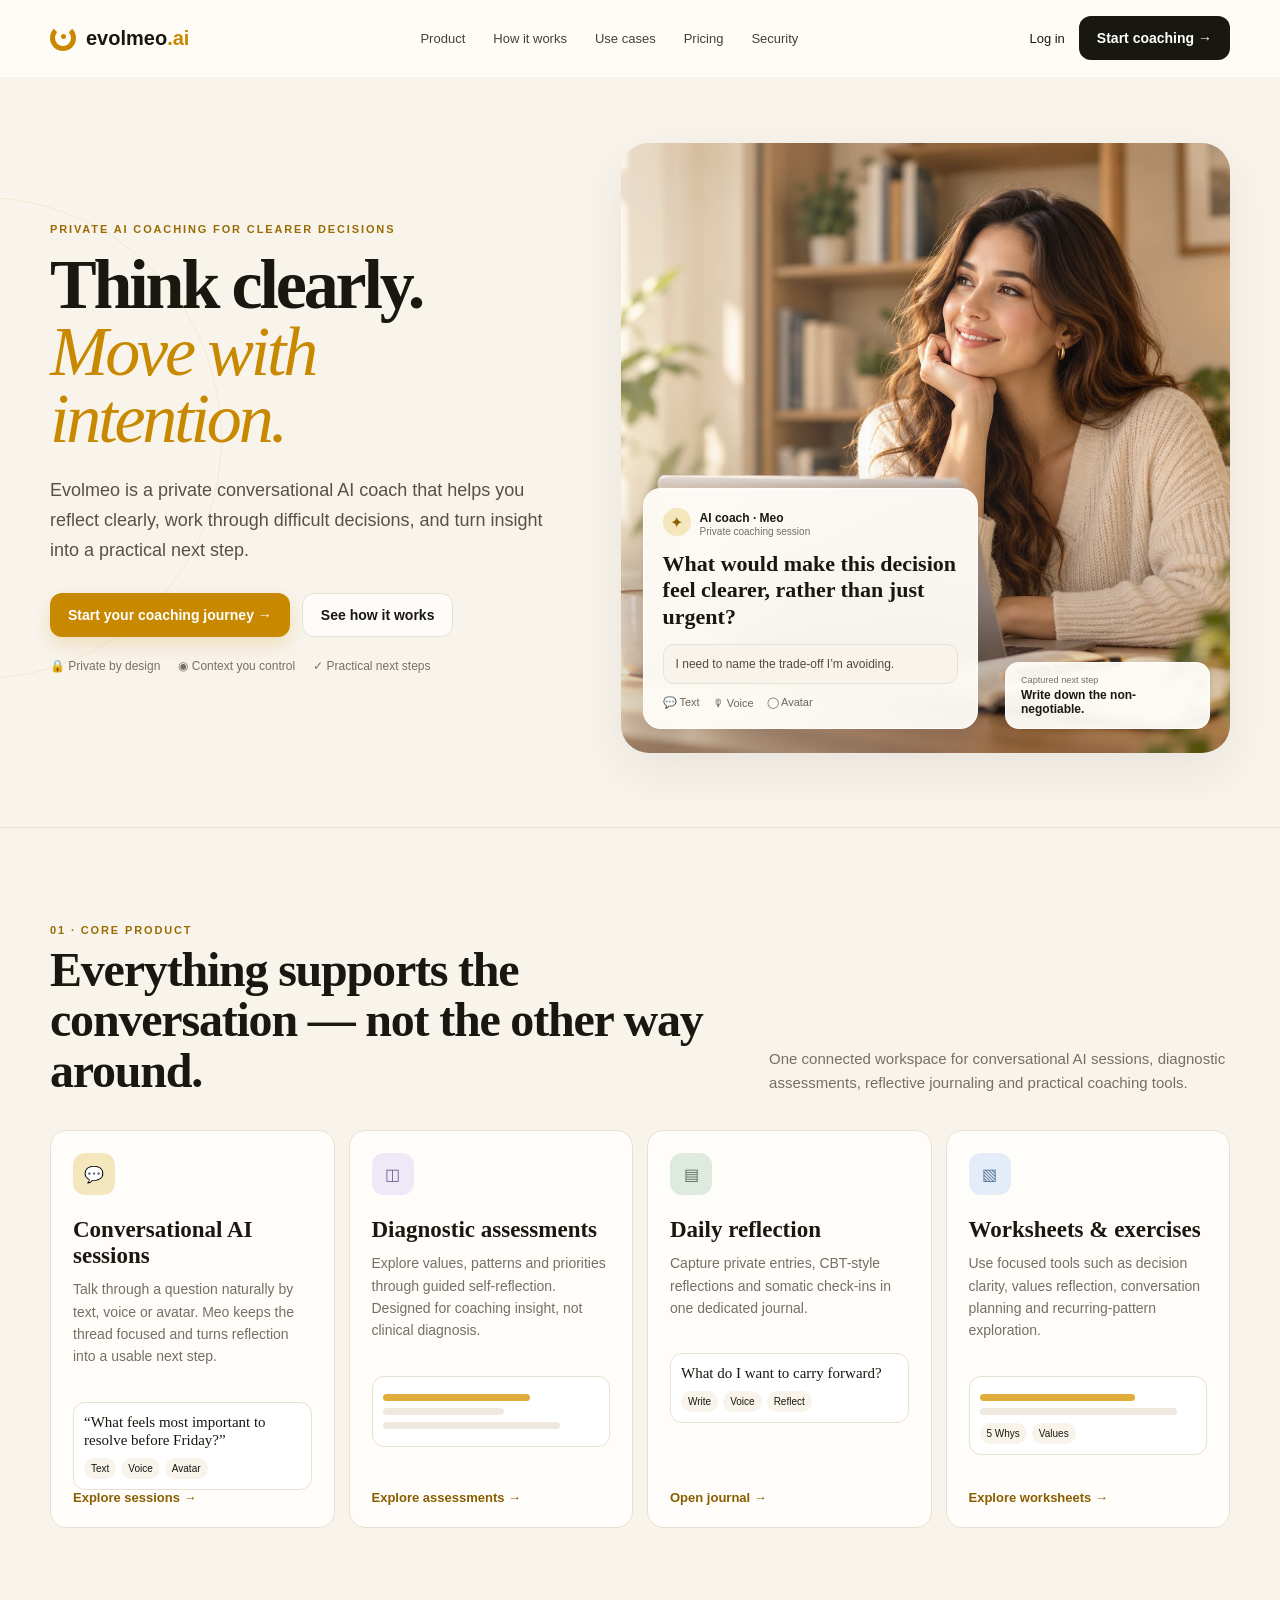
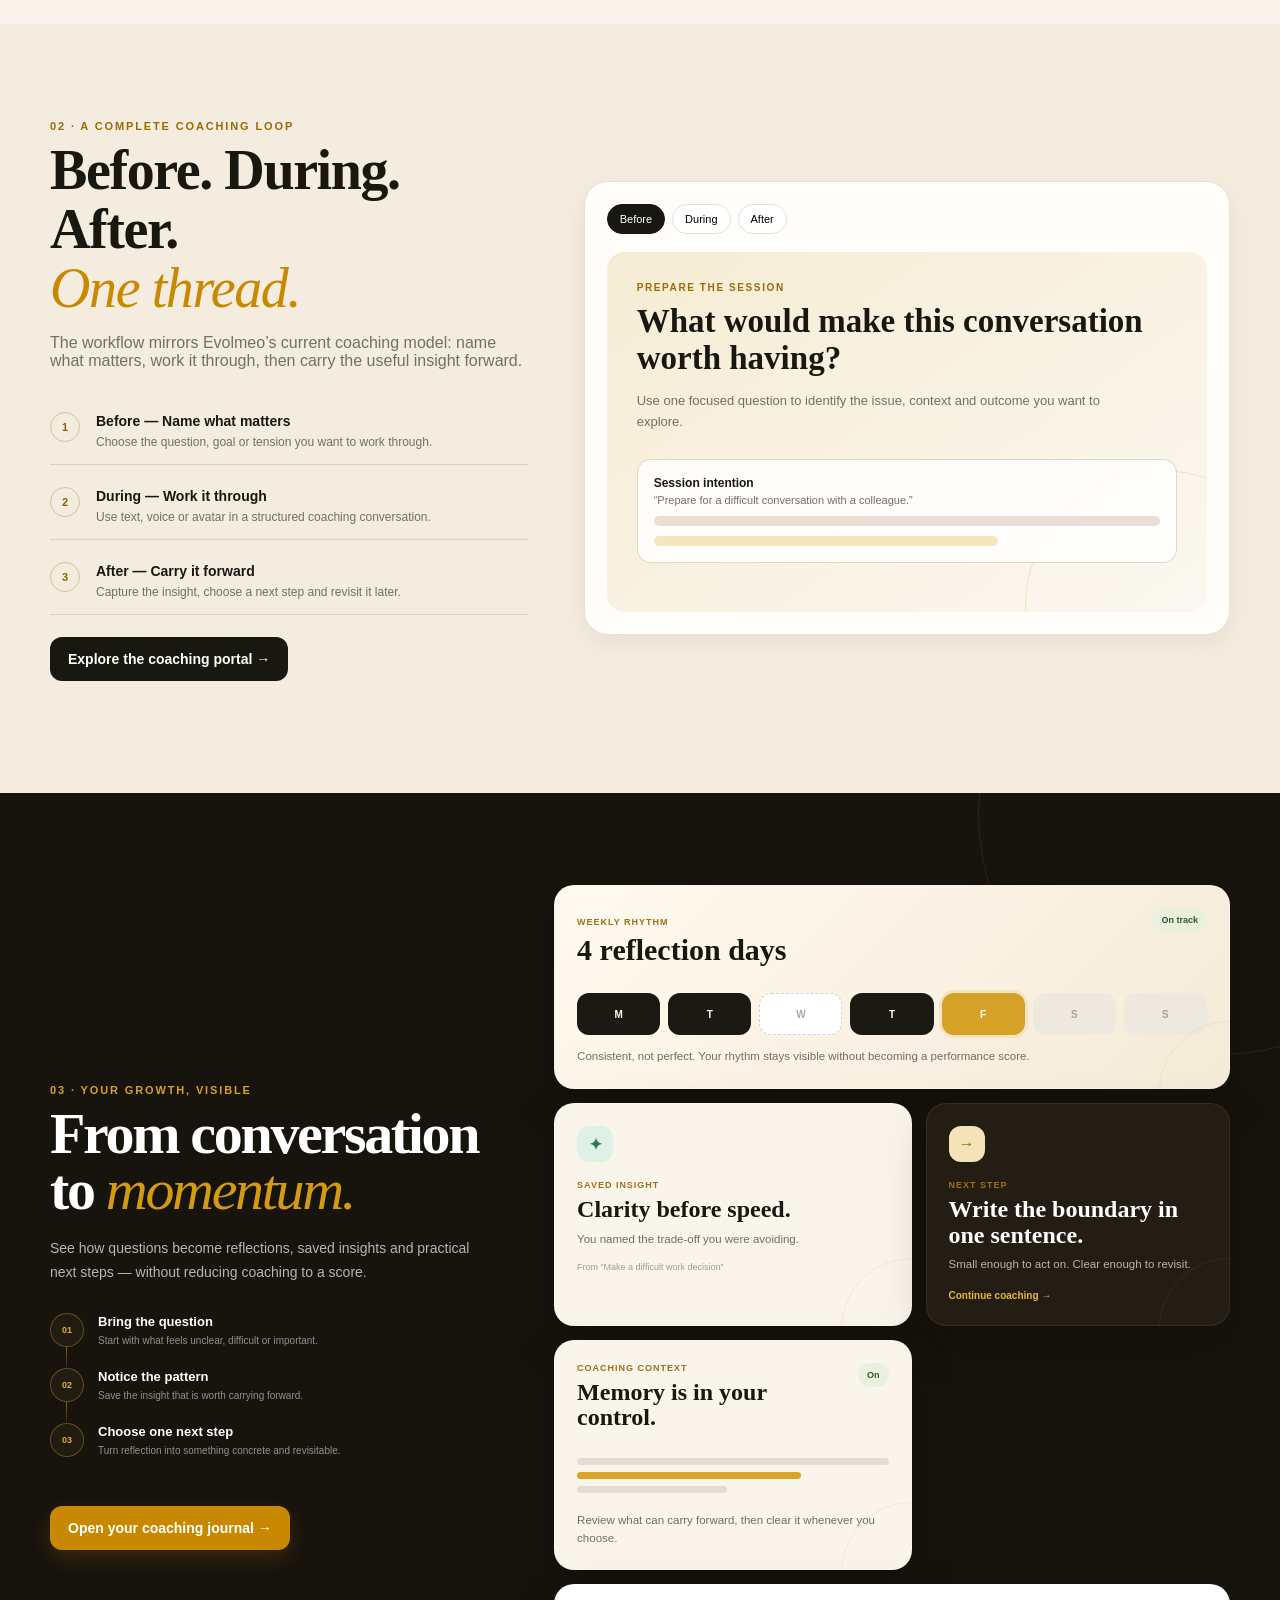
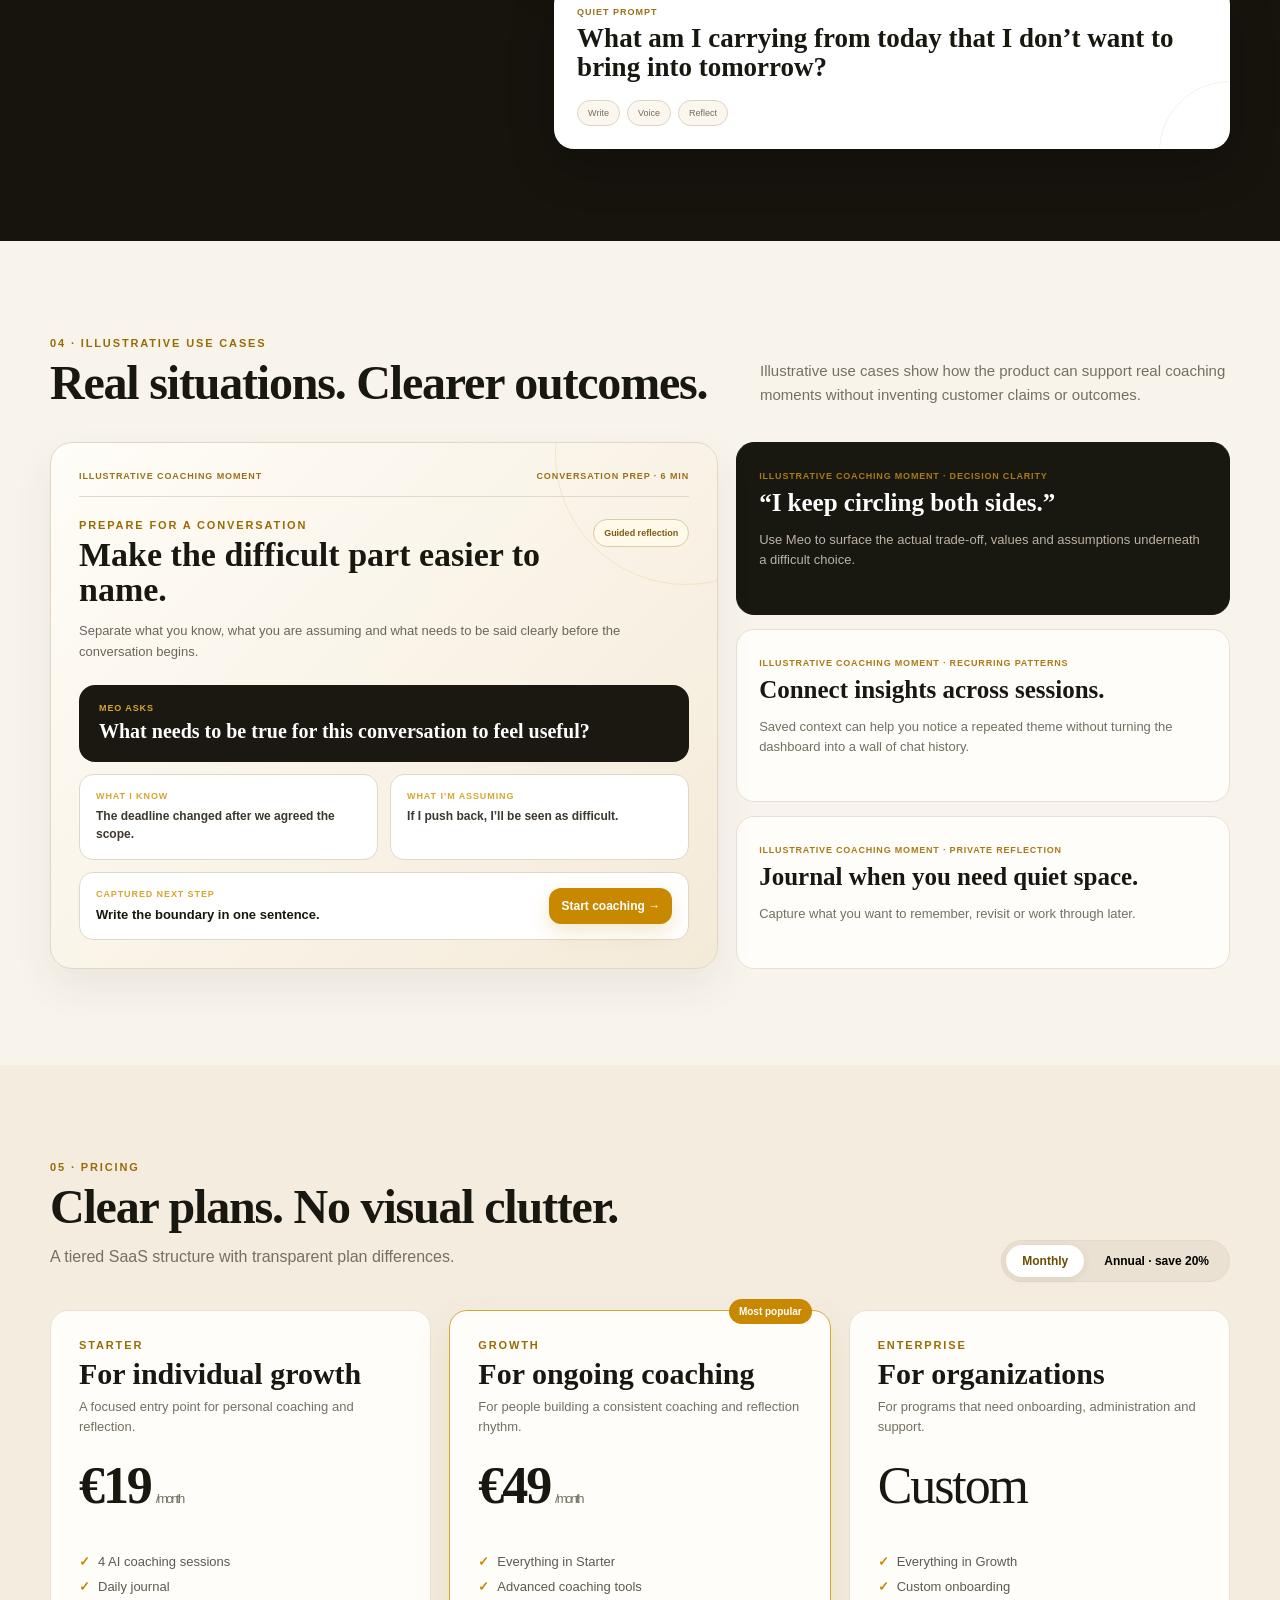
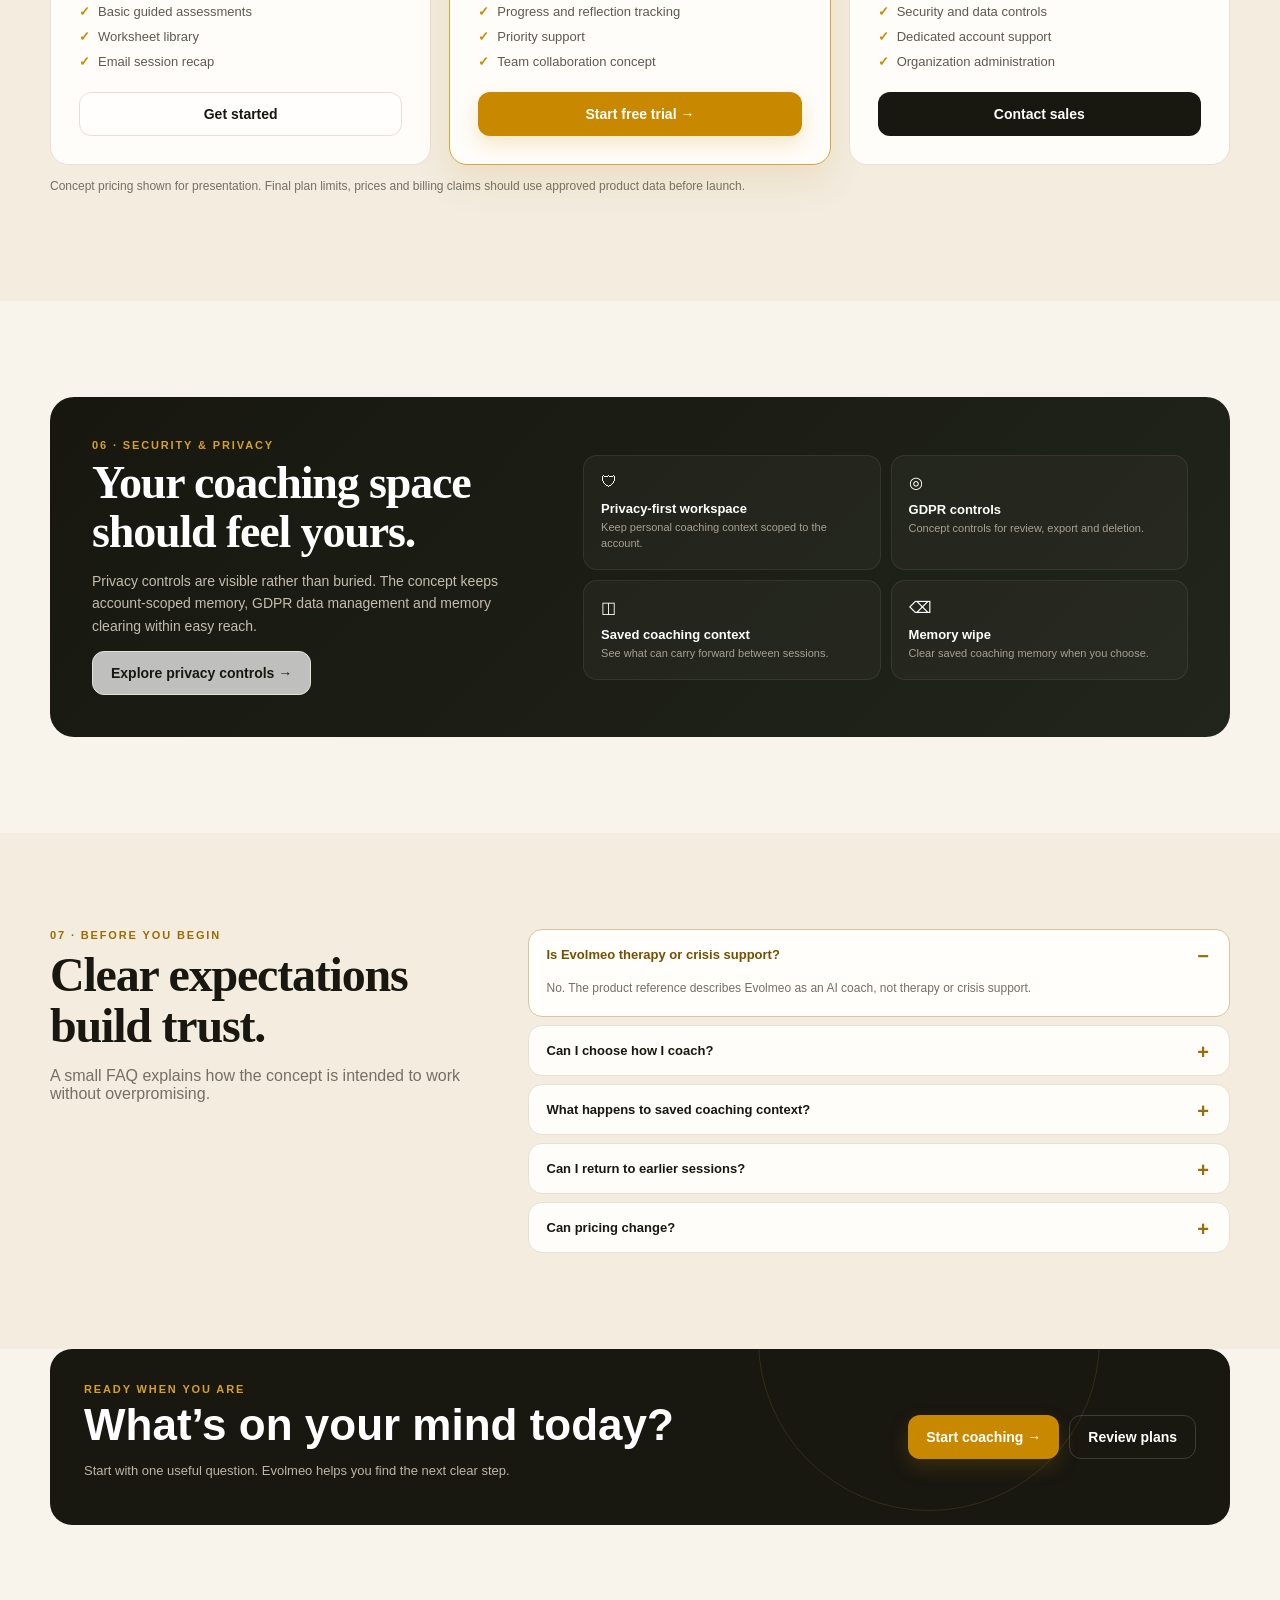
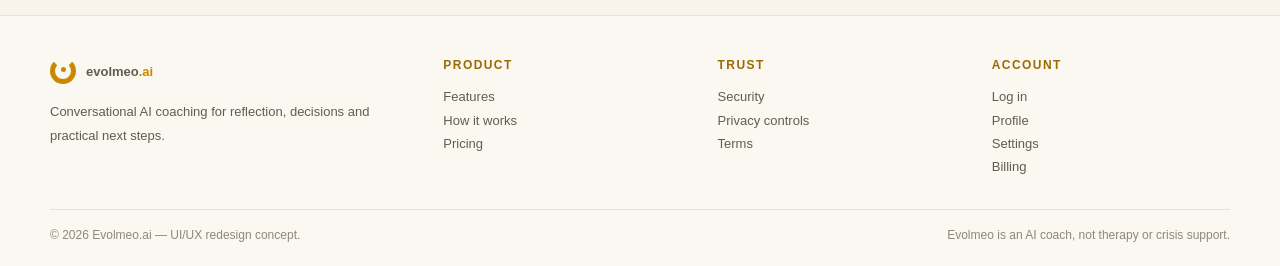
<file: index.html>
<!doctype html>
<html lang="en">
<head>
  <meta charset="utf-8"><meta name="viewport" content="width=device-width,initial-scale=1"><meta name="theme-color" content="#f8f4ec">
  <title>Evolmeo.ai — Think clearly. Move with intention.</title>
  <meta name="description" content="Premium UI/UX concept for Evolmeo.ai, a private conversational AI coaching platform.">
  <link rel="stylesheet" href="assets/styles.css">
</head>
<body>
<header class="site-header" data-header>
  <div class="shell nav-shell">
    <a class="brand" href="#top"><span class="brand-symbol"></span><span class="brand-word">evolmeo<span>.ai</span></span></a>
    <nav class="desktop-nav"><a href="#product">Product</a><a href="#how">How it works</a><a href="#usecases">Use cases</a><a href="#pricing">Pricing</a><a href="#security">Security</a></nav>
    <div class="nav-actions"><a class="nav-login" href="login.html">Log in</a><a class="btn btn-ink" href="dashboard.html">Start coaching →</a><button class="menu-toggle" data-menu-button aria-label="Open menu">☰</button></div>
  </div>
  <nav class="mobile-nav" data-mobile-nav><a href="#product">Product</a><a href="#how">How it works</a><a href="#usecases">Use cases</a><a href="#pricing">Pricing</a><a href="#security">Security</a><a href="login.html">Log in</a><a href="dashboard.html">Open dashboard</a></nav>
</header>
<main id="top">
<section class="hero">
  <div class="shell hero-grid">
    <div class="hero-copy reveal">
      <div class="eyebrow">Private AI coaching for clearer decisions</div>
      <h1>Think clearly.<br><em>Move with intention.</em></h1>
      <p class="hero-lead">Evolmeo is a private conversational AI coach that helps you reflect clearly, work through difficult decisions, and turn insight into a practical next step.</p>
      <div class="hero-actions"><a class="btn btn-gold" href="dashboard.html">Start your coaching journey →</a><a class="btn btn-outline" href="#how">See how it works</a></div>
      <div class="hero-facts"><span>🔒 Private by design</span><span>◉ Context you control</span><span>✓ Practical next steps</span></div>
    </div>
    <div class="hero-media reveal">
      <div class="hero-card">
        <div class="hero-card-head"><span class="meo">✦</span><div><strong>AI coach · Meo</strong><small>Private coaching session</small></div></div>
        <h3>What would make this decision feel clearer, rather than just urgent?</h3>
        <div class="answer">I need to name the trade-off I’m avoiding.</div>
        <div class="modebar"><span>💬 Text</span><span>🎙 Voice</span><span>◯ Avatar</span></div>
      </div>
      <div class="hero-next"><small>Captured next step</small><strong>Write down the non-negotiable.</strong></div>
    </div>
  </div>
</section>

<section class="section" id="product"><div class="shell">
  <div class="section-head reveal"><div><div class="eyebrow">01 · Core product</div><h2>Everything supports the conversation — not the other way around.</h2></div><p>One connected workspace for conversational AI sessions, diagnostic assessments, reflective journaling and practical coaching tools.</p></div>
  <div class="feature-grid">
    <article class="feature-card reveal"><div class="feature-icon">💬</div><h3>Conversational AI sessions</h3><p>Talk through a question naturally by text, voice or avatar. Meo keeps the thread focused and turns reflection into a usable next step.</p><div class="mini-preview"><div class="prompt">“What feels most important to resolve before Friday?”</div><div class="chips"><span>Text</span><span>Voice</span><span>Avatar</span></div></div><a class="link-arrow" href="dashboard.html">Explore sessions →</a></article>
    <article class="feature-card reveal"><div class="feature-icon lav">◫</div><h3>Diagnostic assessments</h3><p>Explore values, patterns and priorities through guided self-reflection. Designed for coaching insight, not clinical diagnosis.</p><div class="mini-preview"><div class="bar gold"></div><div class="bar" style="width:56%"></div><div class="bar" style="width:82%"></div></div><a class="link-arrow" href="coaching-tools.html">Explore assessments →</a></article>
    <article class="feature-card reveal"><div class="feature-icon sage">▤</div><h3>Daily reflection</h3><p>Capture private entries, CBT-style reflections and somatic check-ins in one dedicated journal.</p><div class="mini-preview"><div class="prompt">What do I want to carry forward?</div><div class="chips"><span>Write</span><span>Voice</span><span>Reflect</span></div></div><a class="link-arrow" href="daily-journal.html">Open journal →</a></article>
    <article class="feature-card reveal"><div class="feature-icon blue">▧</div><h3>Worksheets & exercises</h3><p>Use focused tools such as decision clarity, values reflection, conversation planning and recurring-pattern exploration.</p><div class="mini-preview"><div class="bar gold" style="width:72%"></div><div class="bar" style="width:91%"></div><div class="chips"><span>5 Whys</span><span>Values</span></div></div><a class="link-arrow" href="worksheets.html">Explore worksheets →</a></article>
  </div>
</div></section>

<section class="section alt" id="how"><div class="shell flow-wrap">
  <div class="flow-copy reveal"><div class="eyebrow">02 · A complete coaching loop</div><h2>Before. During. After.<br><em>One thread.</em></h2><p class="muted">The workflow mirrors Evolmeo’s current coaching model: name what matters, work it through, then carry the useful insight forward.</p><div class="flow-list"><div class="flow-item"><span>1</span><div><strong>Before — Name what matters</strong><small>Choose the question, goal or tension you want to work through.</small></div></div><div class="flow-item"><span>2</span><div><strong>During — Work it through</strong><small>Use text, voice or avatar in a structured coaching conversation.</small></div></div><div class="flow-item"><span>3</span><div><strong>After — Carry it forward</strong><small>Capture the insight, choose a next step and revisit it later.</small></div></div></div><p style="margin-top:22px"><a class="btn btn-ink" href="dashboard.html">Explore the coaching portal →</a></p></div>
  <div class="flow-stage reveal">
    <div class="flow-tabs"><button class="active" data-flow-tab="before">Before</button><button data-flow-tab="during">During</button><button data-flow-tab="after">After</button></div>
    <div class="stage-window">
      <div class="stage-pane active" data-stage="before"><div class="stage-label">Prepare the session</div><h3>What would make this conversation worth having?</h3><p>Use one focused question to identify the issue, context and outcome you want to explore.</p><div class="stage-ui"><strong>Session intention</strong><small>“Prepare for a difficult conversation with a colleague.”</small><div class="line"></div><div class="line short"></div></div></div>
      <div class="stage-pane" data-stage="during"><div class="stage-label">Work it through</div><h3>Talk it through in your own words.</h3><p>Meo reflects, asks focused questions and helps separate assumptions from what is actually known.</p><div class="stage-ui"><strong>Meo asks</strong><small>“What are you assuming will happen if you set the boundary?”</small><div class="line"></div><div class="line short"></div></div></div>
      <div class="stage-pane" data-stage="after"><div class="stage-label">Carry it forward</div><h3>Leave with one useful next step.</h3><p>Save the key insight, choose an action and return to it from your coaching journal.</p><div class="stage-ui"><strong>Next step</strong><small>“Write the boundary in one sentence before tomorrow’s meeting.”</small><div class="line short"></div></div></div>
    </div>
  </div>
</div></section>

<section class="product-proof" id="progress"><div class="shell">
  <div class="momentum-layout">
    <div class="momentum-copy reveal">
      <div class="eyebrow dark">03 · Your growth, visible</div>
      <h2>From conversation<br>to <em>momentum.</em></h2>
      <p>See how questions become reflections, saved insights and practical next steps — without reducing coaching to a score.</p>
      <div class="momentum-thread" aria-label="Coaching momentum flow">
        <div><span>01</span><p><strong>Bring the question</strong><small>Start with what feels unclear, difficult or important.</small></p></div>
        <div><span>02</span><p><strong>Notice the pattern</strong><small>Save the insight that is worth carrying forward.</small></p></div>
        <div><span>03</span><p><strong>Choose one next step</strong><small>Turn reflection into something concrete and revisitable.</small></p></div>
      </div>
      <a class="btn btn-gold" href="dashboard.html">Open your coaching journal →</a>
    </div>
    <div class="momentum-board reveal">
      <article class="momentum-card rhythm-card">
        <div class="momentum-card-head"><div><small>Weekly rhythm</small><h3>4 reflection days</h3></div><span class="momentum-status">On track</span></div>
        <div class="rhythm-days"><span class="done">M</span><span class="done">T</span><span class="rest">W</span><span class="done">T</span><span class="today">F</span><span>S</span><span>S</span></div>
        <p>Consistent, not perfect. Your rhythm stays visible without becoming a performance score.</p>
      </article>
      <article class="momentum-card insight-card">
        <div class="momentum-icon mint">✦</div><small>Saved insight</small><h3>Clarity before speed.</h3><p>You named the trade-off you were avoiding.</p><span class="source-note">From “Make a difficult work decision”</span>
      </article>
      <article class="momentum-card next-card">
        <div class="momentum-icon gold">→</div><small>Next step</small><h3>Write the boundary in one sentence.</h3><p>Small enough to act on. Clear enough to revisit.</p><a href="dashboard.html">Continue coaching →</a>
      </article>
      <article class="momentum-card context-card">
        <div class="momentum-card-head"><div><small>Coaching context</small><h3>Memory is in your control.</h3></div><span class="context-state">On</span></div>
        <div class="context-lines"><span></span><span></span><span></span></div>
        <p>Review what can carry forward, then clear it whenever you choose.</p>
      </article>
      <article class="momentum-card reflection-card">
        <small>Quiet prompt</small><h3>What am I carrying from today that I don’t want to bring into tomorrow?</h3>
        <div class="reflection-actions"><span>Write</span><span>Voice</span><span>Reflect</span></div>
      </article>
    </div>
  </div>
</div></section>

<section class="section" id="usecases"><div class="shell">
  <div class="section-head reveal"><div><div class="eyebrow">04 · Illustrative use cases</div><h2>Real situations. Clearer outcomes.</h2></div><p>Illustrative use cases show how the product can support real coaching moments without inventing customer claims or outcomes.</p></div>
  <div class="usecase-grid">
    <article class="case-workbench reveal">
      <div class="case-topline"><span>Illustrative coaching moment</span><span>Conversation prep · 6 min</span></div>
      <div class="case-intro"><div><div class="eyebrow">Prepare for a conversation</div><h3>Make the difficult part easier to name.</h3></div><span class="case-badge">Guided reflection</span></div>
      <p class="case-lead">Separate what you know, what you are assuming and what needs to be said clearly before the conversation begins.</p>
      <div class="case-question"><small>Meo asks</small><strong>What needs to be true for this conversation to feel useful?</strong></div>
      <div class="case-columns"><div><small>What I know</small><strong>The deadline changed after we agreed the scope.</strong></div><div><small>What I’m assuming</small><strong>If I push back, I’ll be seen as difficult.</strong></div></div>
      <div class="case-next"><div><small>Captured next step</small><strong>Write the boundary in one sentence.</strong></div><a class="btn btn-gold btn-sm" href="dashboard.html">Start coaching →</a></div>
    </article>
    <div class="usecase-stack"><article class="usecase-card dark reveal"><small>Illustrative coaching moment · Decision clarity</small><h3>“I keep circling both sides.”</h3><p>Use Meo to surface the actual trade-off, values and assumptions underneath a difficult choice.</p></article><article class="usecase-card reveal"><small>Illustrative coaching moment · Recurring patterns</small><h3>Connect insights across sessions.</h3><p>Saved context can help you notice a repeated theme without turning the dashboard into a wall of chat history.</p></article><article class="usecase-card reveal"><small>Illustrative coaching moment · Private reflection</small><h3>Journal when you need quiet space.</h3><p>Capture what you want to remember, revisit or work through later.</p></article></div>
  </div>
</div></section>

<section class="section alt" id="pricing"><div class="shell">
  <div class="pricing-top reveal"><div><div class="eyebrow">05 · Pricing</div><h2>Clear plans. No visual clutter.</h2><p class="muted">A tiered SaaS structure with transparent plan differences.</p></div><div class="billing-toggle"><button class="active" data-billing="monthly">Monthly</button><button data-billing="annual">Annual · save 20%</button></div></div>
  <div class="pricing-grid">
    <article class="price-card reveal"><div class="eyebrow">Starter</div><h3>For individual growth</h3><div class="for">A focused entry point for personal coaching and reflection.</div><div class="price"><span data-price data-monthly="€19" data-annual="€15">€19</span><span>/month</span></div><ul><li>4 AI coaching sessions</li><li>Daily journal</li><li>Basic guided assessments</li><li>Worksheet library</li><li>Email session recap</li></ul><a class="btn btn-outline" href="dashboard.html">Get started</a></article>
    <article class="price-card popular reveal"><span class="popular-badge">Most popular</span><div class="eyebrow">Growth</div><h3>For ongoing coaching</h3><div class="for">For people building a consistent coaching and reflection rhythm.</div><div class="price"><span data-price data-monthly="€49" data-annual="€39">€49</span><span>/month</span></div><ul><li>Everything in Starter</li><li>Advanced coaching tools</li><li>Progress and reflection tracking</li><li>Priority support</li><li>Team collaboration concept</li></ul><a class="btn btn-gold" href="dashboard.html">Start free trial →</a></article>
    <article class="price-card reveal"><div class="eyebrow">Enterprise</div><h3>For organizations</h3><div class="for">For programs that need onboarding, administration and support.</div><div class="price">Custom</div><ul><li>Everything in Growth</li><li>Custom onboarding</li><li>Security and data controls</li><li>Dedicated account support</li><li>Organization administration</li></ul><a class="btn btn-ink" href="#contact">Contact sales</a></article>
  </div>
  <p class="pricing-note">Concept pricing shown for presentation. Final plan limits, prices and billing claims should use approved product data before launch.</p>
</div></section>

<section class="section" id="security"><div class="shell"><div class="security-panel reveal">
  <div><div class="eyebrow dark">06 · Security & privacy</div><h2>Your coaching space should feel yours.</h2><p>Privacy controls are visible rather than buried. The concept keeps account-scoped memory, GDPR data management and memory clearing within easy reach.</p><a class="btn btn-outline" href="security-privacy.html">Explore privacy controls →</a></div>
  <div class="security-grid"><div class="security-item"><span>🛡</span><strong>Privacy-first workspace</strong><small>Keep personal coaching context scoped to the account.</small></div><div class="security-item"><span>◎</span><strong>GDPR controls</strong><small>Concept controls for review, export and deletion.</small></div><div class="security-item"><span>◫</span><strong>Saved coaching context</strong><small>See what can carry forward between sessions.</small></div><div class="security-item"><span>⌫</span><strong>Memory wipe</strong><small>Clear saved coaching memory when you choose.</small></div></div>
  </div></div></section>

<section class="section alt"><div class="shell faq-wrap"><div class="reveal"><div class="eyebrow">07 · Before you begin</div><h2>Clear expectations build trust.</h2><p class="muted">A small FAQ explains how the concept is intended to work without overpromising.</p></div><div class="faq-list reveal"><details open><summary>Is Evolmeo therapy or crisis support?</summary><p>No. The product reference describes Evolmeo as an AI coach, not therapy or crisis support.</p></details><details><summary>Can I choose how I coach?</summary><p>The concept supports text, voice and avatar session modes, with text presented as the clearest default.</p></details><details><summary>What happens to saved coaching context?</summary><p>The dashboard exposes saved context and privacy controls so people can review what is carried forward and clear memory.</p></details><details><summary>Can I return to earlier sessions?</summary><p>Yes. Coaching History is designed as a searchable archive of sessions, takeaways and next steps.</p></details><details><summary>Can pricing change?</summary><p>Yes. The pricing section is a visual concept and should be connected to approved production plan data before launch.</p></details></div></div></section>

<section class="final-cta"><div class="shell"><div class="final-card reveal"><div><div class="eyebrow dark">Ready when you are</div><h2>What’s on your mind today?</h2><p>Start with one useful question. Evolmeo helps you find the next clear step.</p></div><div class="final-actions"><a class="btn btn-gold" href="dashboard.html">Start coaching →</a><a class="btn btn-ghost" href="#pricing">Review plans</a></div></div></div></section>
</main>
<footer class="site-footer" id="contact"><div class="shell"><div class="footer-grid"><div><a class="brand" href="#top"><span class="brand-symbol"></span><span class="brand-word">evolmeo<span>.ai</span></span></a><p>Conversational AI coaching for reflection, decisions and practical next steps.</p></div><div><h4>Product</h4><a href="#product">Features</a><br><a href="#how">How it works</a><br><a href="#pricing">Pricing</a></div><div><h4>Trust</h4><a href="#security">Security</a><br><a href="security-privacy.html">Privacy controls</a><br><a href="#">Terms</a></div><div><h4>Account</h4><a href="login.html">Log in</a><br><a href="profile.html">Profile</a><br><a href="settings.html">Settings</a><br><a href="billing-subscriptions.html">Billing</a></div></div><div class="footer-note"><span>© 2026 Evolmeo.ai — UI/UX redesign concept.</span><span>Evolmeo is an AI coach, not therapy or crisis support.</span></div></div></footer>
<script src="assets/app.js"></script>
</body></html>
</file>
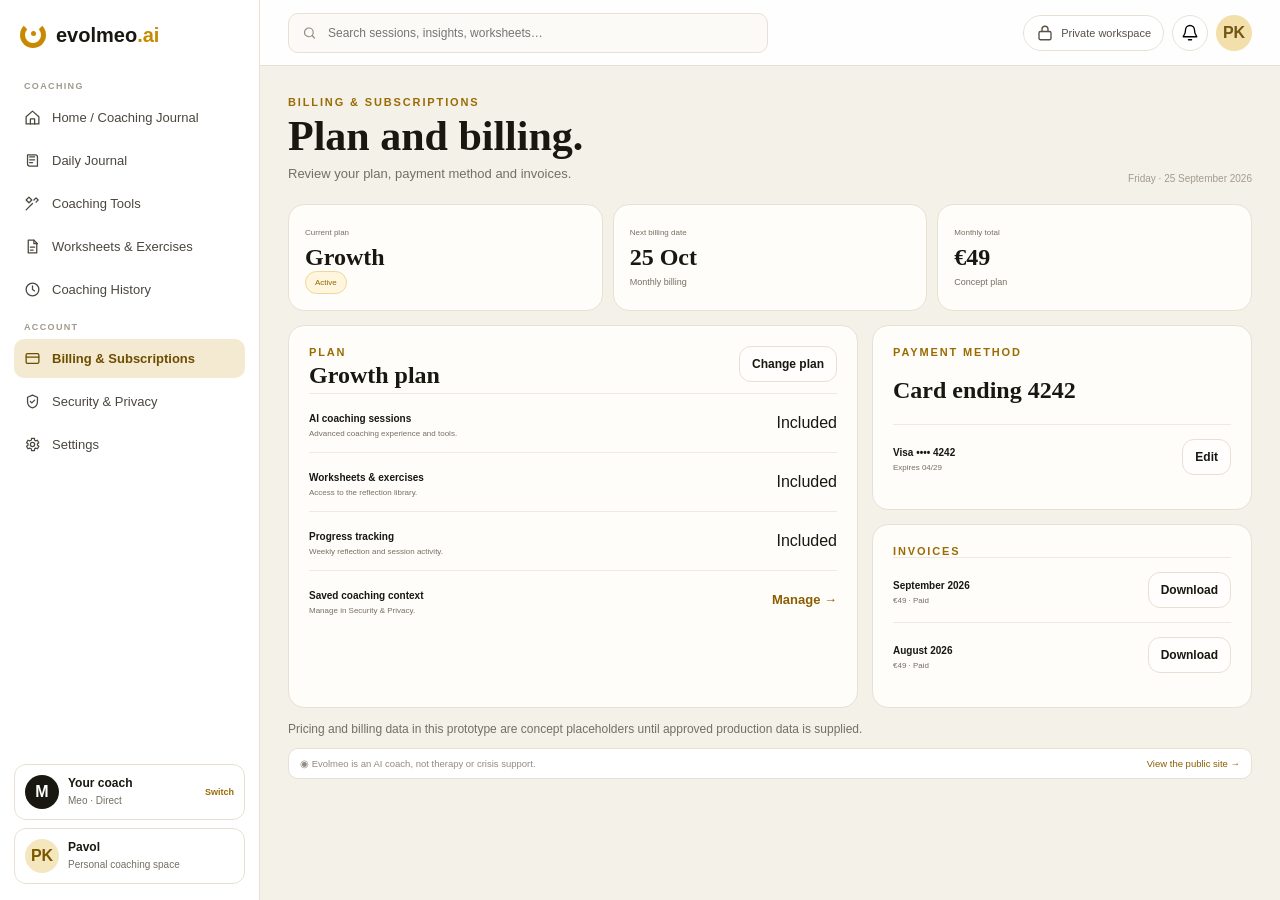
<file: billing-subscriptions.html>
<!doctype html><html lang="en"><head><meta charset="utf-8"><meta name="viewport" content="width=device-width,initial-scale=1"><meta name="theme-color" content="#f4f1e9"><title>Billing & Subscriptions — Evolmeo.ai</title><meta name="description" content="Evolmeo.ai coaching portal UI/UX concept"><link rel="stylesheet" href="assets/styles.css"></head><body class="app-body" data-page="billing"><script src="assets/app.js"></script></body></html>
</file>
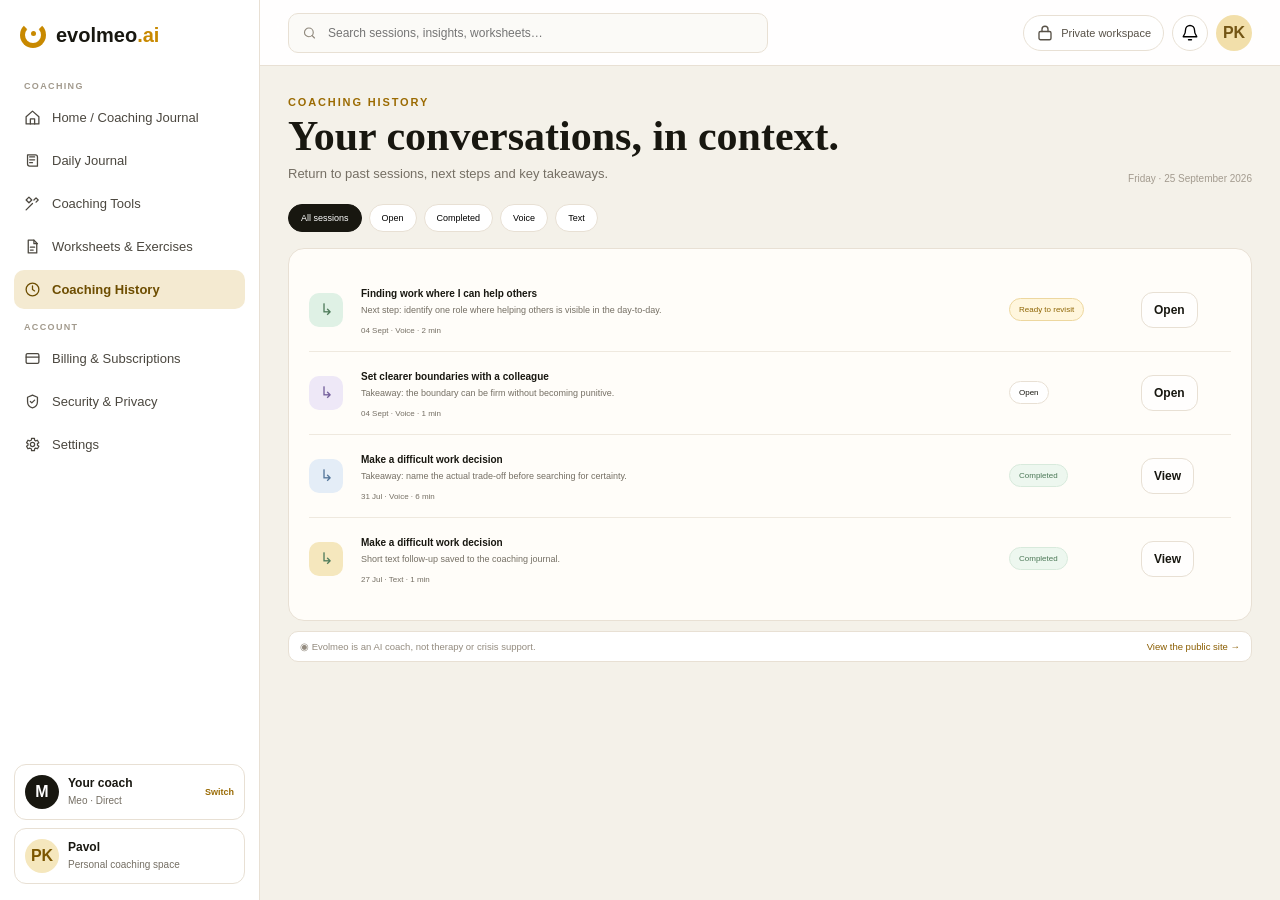
<file: coaching-history.html>
<!doctype html><html lang="en"><head><meta charset="utf-8"><meta name="viewport" content="width=device-width,initial-scale=1"><meta name="theme-color" content="#f4f1e9"><title>Coaching History — Evolmeo.ai</title><meta name="description" content="Evolmeo.ai coaching portal UI/UX concept"><link rel="stylesheet" href="assets/styles.css"></head><body class="app-body" data-page="coaching-history"><script src="assets/app.js"></script></body></html>
</file>
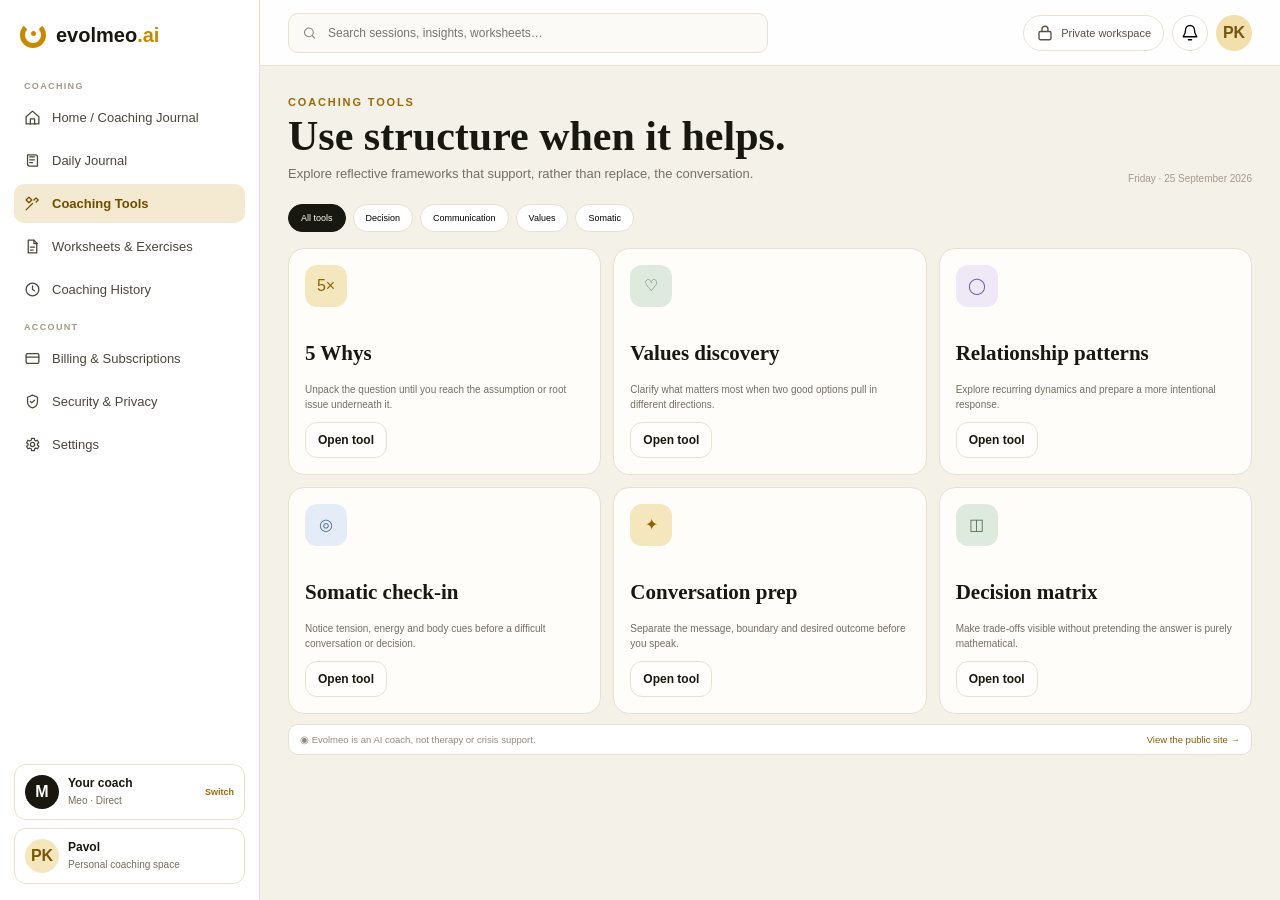
<file: coaching-tools.html>
<!doctype html><html lang="en"><head><meta charset="utf-8"><meta name="viewport" content="width=device-width,initial-scale=1"><meta name="theme-color" content="#f4f1e9"><title>Coaching Tools — Evolmeo.ai</title><meta name="description" content="Evolmeo.ai coaching portal UI/UX concept"><link rel="stylesheet" href="assets/styles.css"></head><body class="app-body" data-page="coaching-tools"><script src="assets/app.js"></script></body></html>
</file>
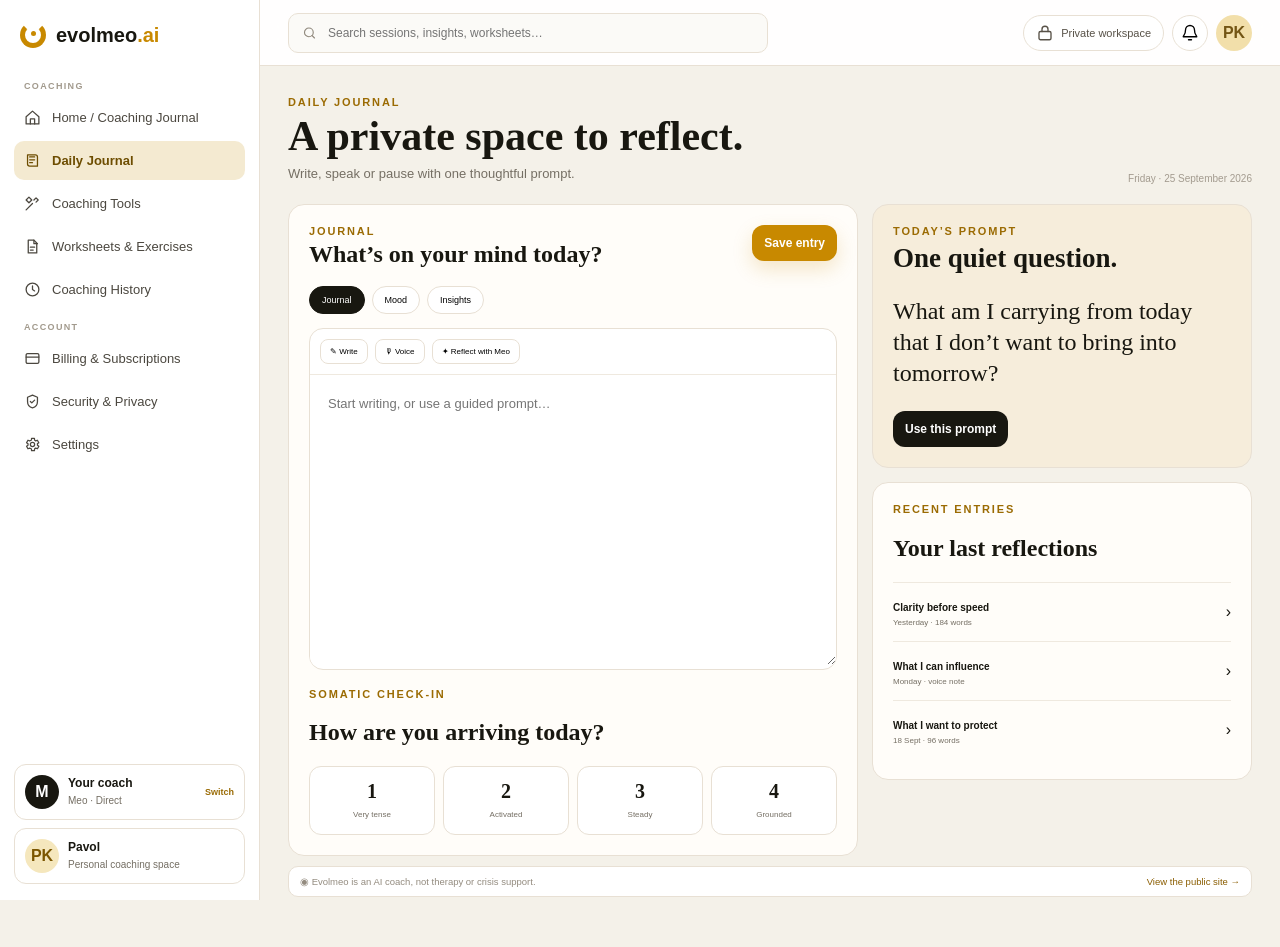
<file: daily-journal.html>
<!doctype html><html lang="en"><head><meta charset="utf-8"><meta name="viewport" content="width=device-width,initial-scale=1"><meta name="theme-color" content="#f4f1e9"><title>Daily Journal — Evolmeo.ai</title><meta name="description" content="Evolmeo.ai coaching portal UI/UX concept"><link rel="stylesheet" href="assets/styles.css"></head><body class="app-body" data-page="daily-journal"><script src="assets/app.js"></script></body></html>
</file>
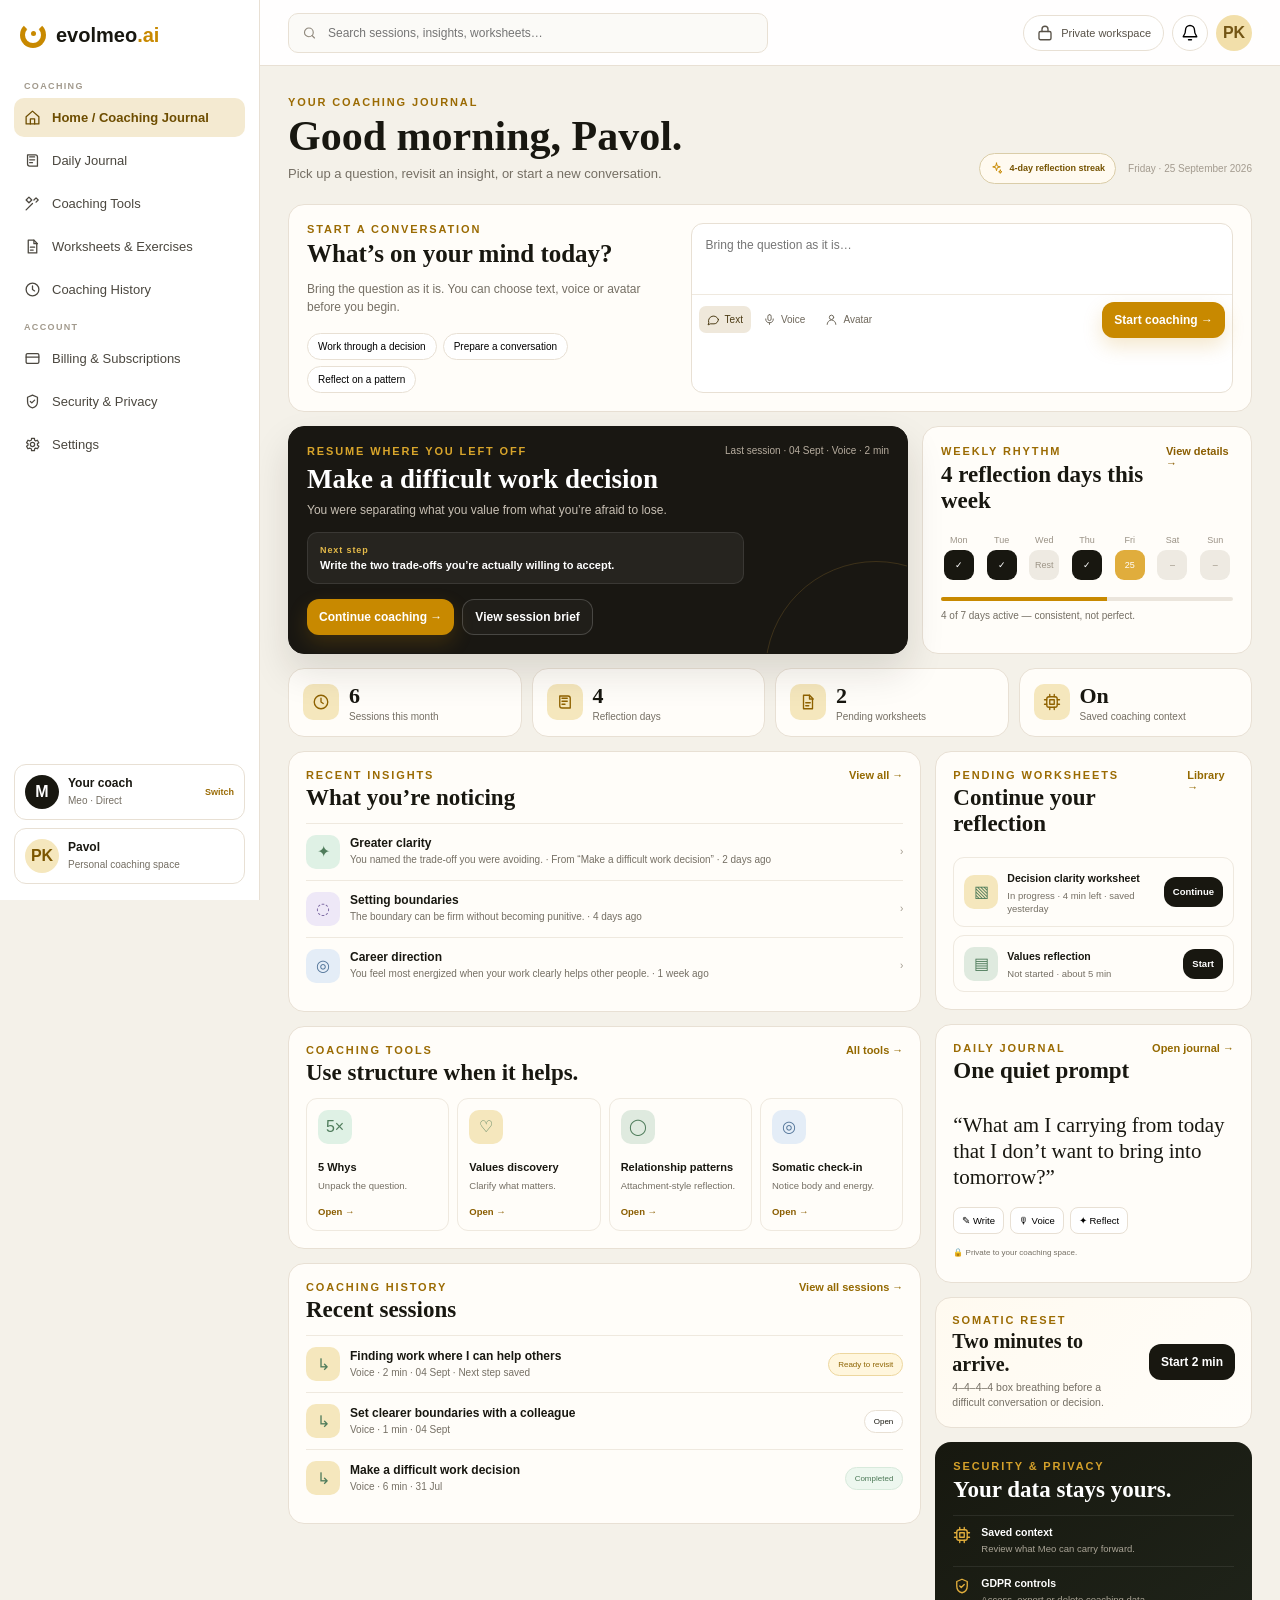
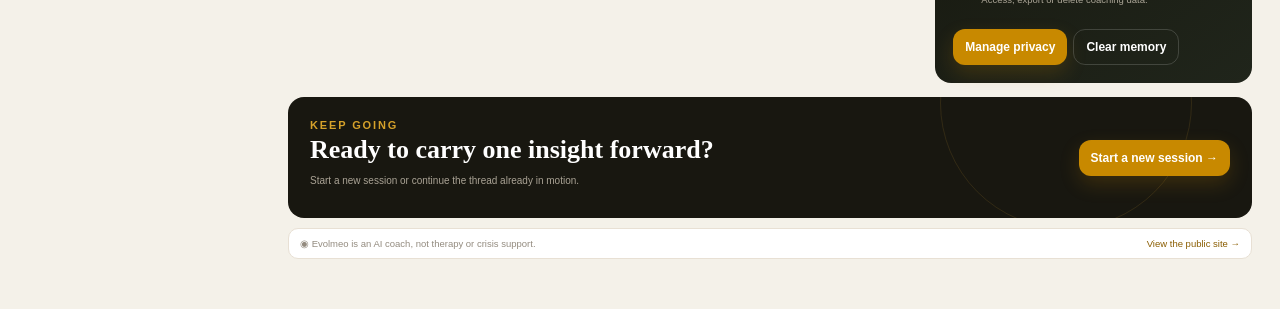
<file: dashboard.html>
<!doctype html><html lang="en"><head><meta charset="utf-8"><meta name="viewport" content="width=device-width,initial-scale=1"><meta name="theme-color" content="#f4f1e9"><title>Coaching Journal — Evolmeo.ai</title><meta name="description" content="Evolmeo.ai coaching portal UI/UX concept"><link rel="stylesheet" href="assets/styles.css"></head><body class="app-body" data-page="dashboard"><script src="assets/app.js"></script></body></html>
</file>
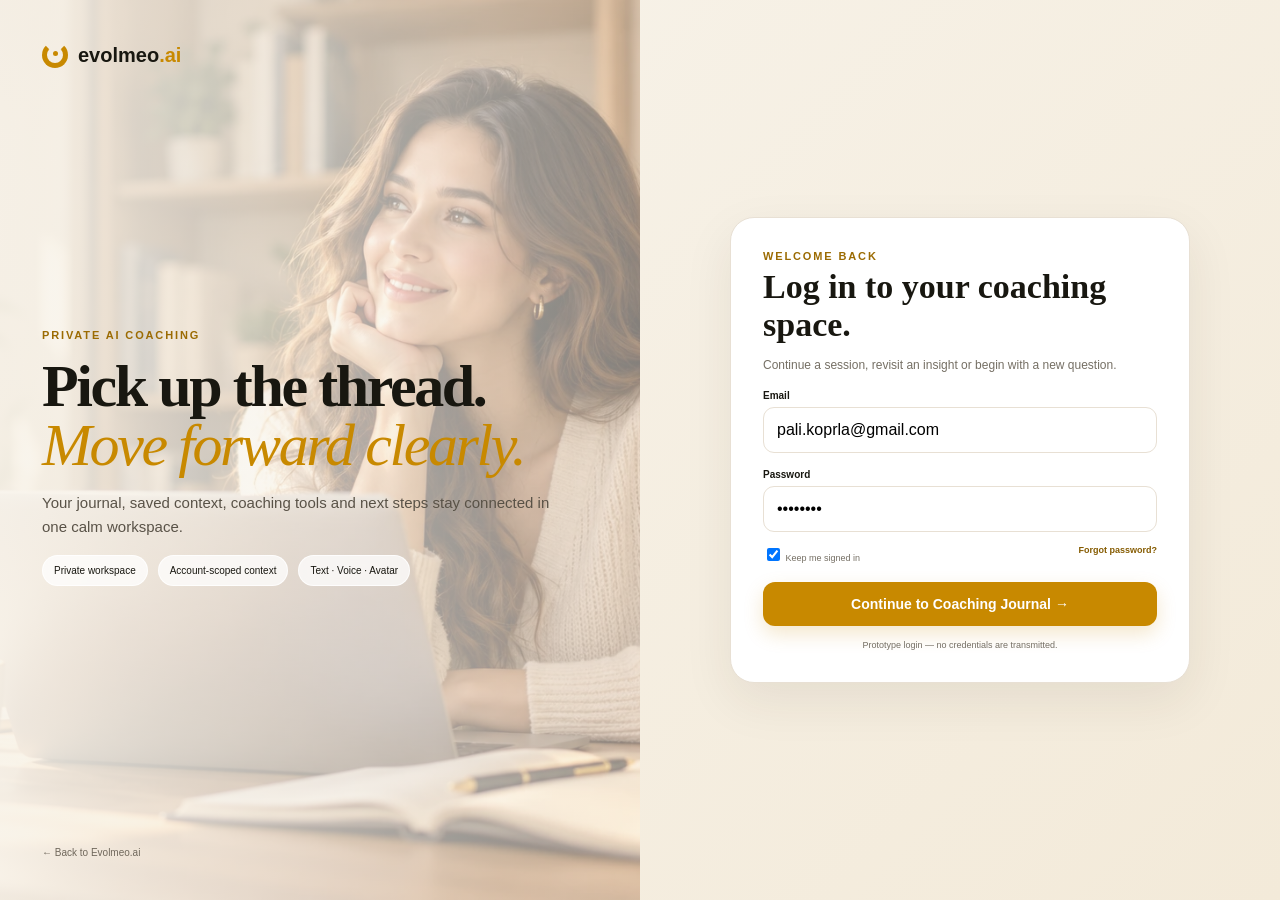
<file: login.html>
<!doctype html><html lang="en"><head><meta charset="utf-8"><meta name="viewport" content="width=device-width,initial-scale=1"><meta name="theme-color" content="#f8f4ec"><title>Log in — Evolmeo.ai</title><meta name="description" content="Log in to the Evolmeo.ai coaching portal concept"><link rel="stylesheet" href="assets/styles.css"></head><body class="auth-body"><section class="auth-brand-pane"><a class="brand" href="index.html"><span class="brand-symbol"></span><span class="brand-word">evolmeo<span>.ai</span></span></a><div class="auth-copy"><div class="eyebrow">Private AI coaching</div><h1>Pick up the thread.<br><em>Move forward clearly.</em></h1><p>Your journal, saved context, coaching tools and next steps stay connected in one calm workspace.</p><div class="auth-trust"><span>Private workspace</span><span>Account-scoped context</span><span>Text · Voice · Avatar</span></div></div><a class="auth-back" href="index.html">← Back to Evolmeo.ai</a></section><main class="auth-form-pane"><form class="auth-card" action="dashboard.html"><div class="eyebrow">Welcome back</div><h2>Log in to your coaching space.</h2><p>Continue a session, revisit an insight or begin with a new question.</p><div class="form-field"><label for="email">Email</label><input id="email" type="email" value="pali.koprla@gmail.com" autocomplete="email"></div><div class="form-field"><label for="password">Password</label><input id="password" type="password" value="password" autocomplete="current-password"></div><div class="auth-options"><label><input type="checkbox" checked> Keep me signed in</label><a href="#">Forgot password?</a></div><button class="btn btn-gold" type="submit">Continue to Coaching Journal →</button><div class="auth-note">Prototype login — no credentials are transmitted.</div></form></main></body></html>
</file>
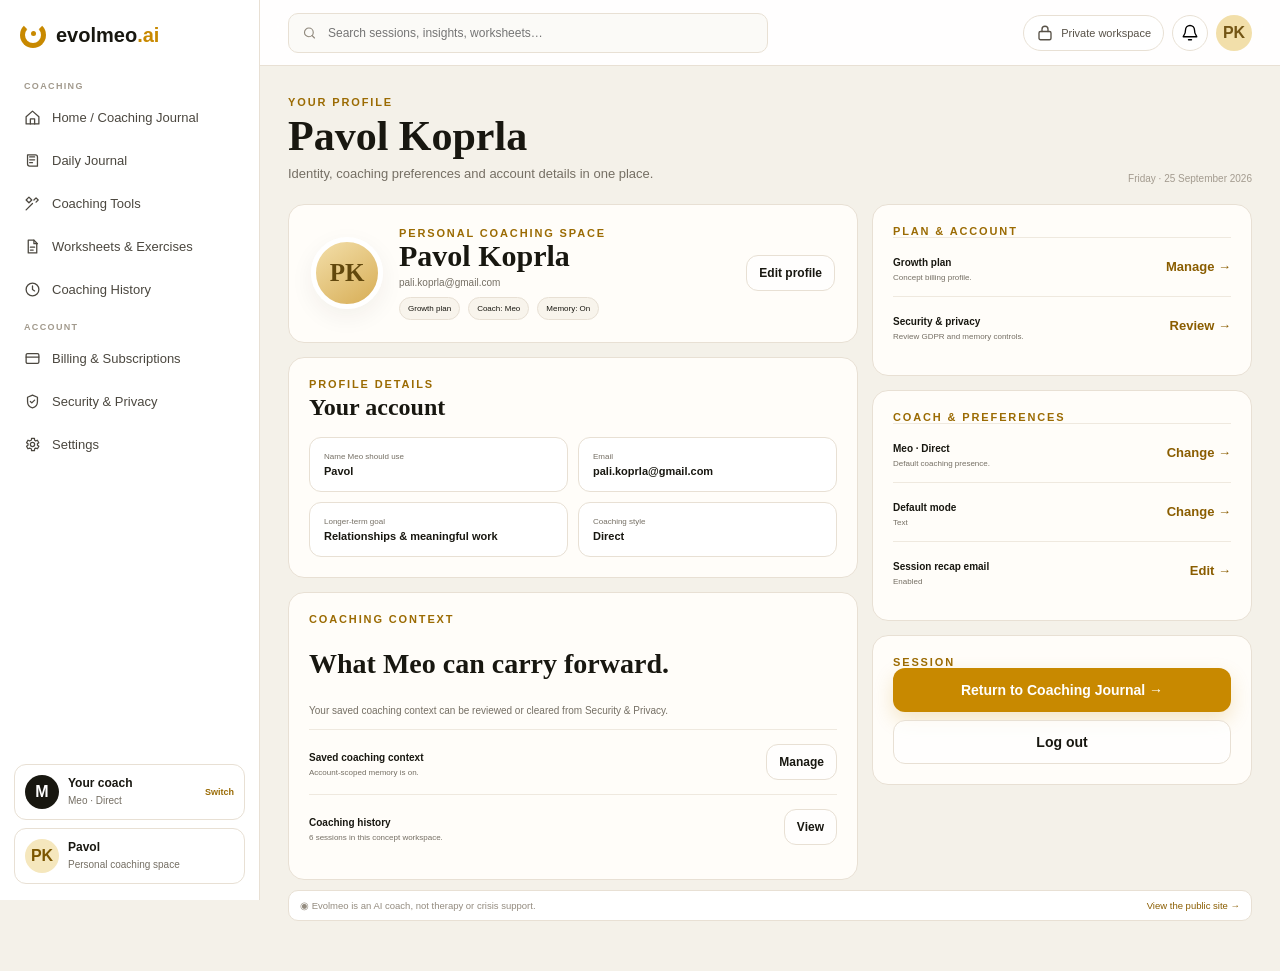
<file: profile.html>
<!doctype html><html lang="en"><head><meta charset="utf-8"><meta name="viewport" content="width=device-width,initial-scale=1"><meta name="theme-color" content="#f4f1e9"><title>Your Profile — Evolmeo.ai</title><meta name="description" content="Evolmeo.ai user profile UI/UX concept"><link rel="stylesheet" href="assets/styles.css"></head><body class="app-body" data-page="profile"><script src="assets/app.js"></script></body></html>
</file>
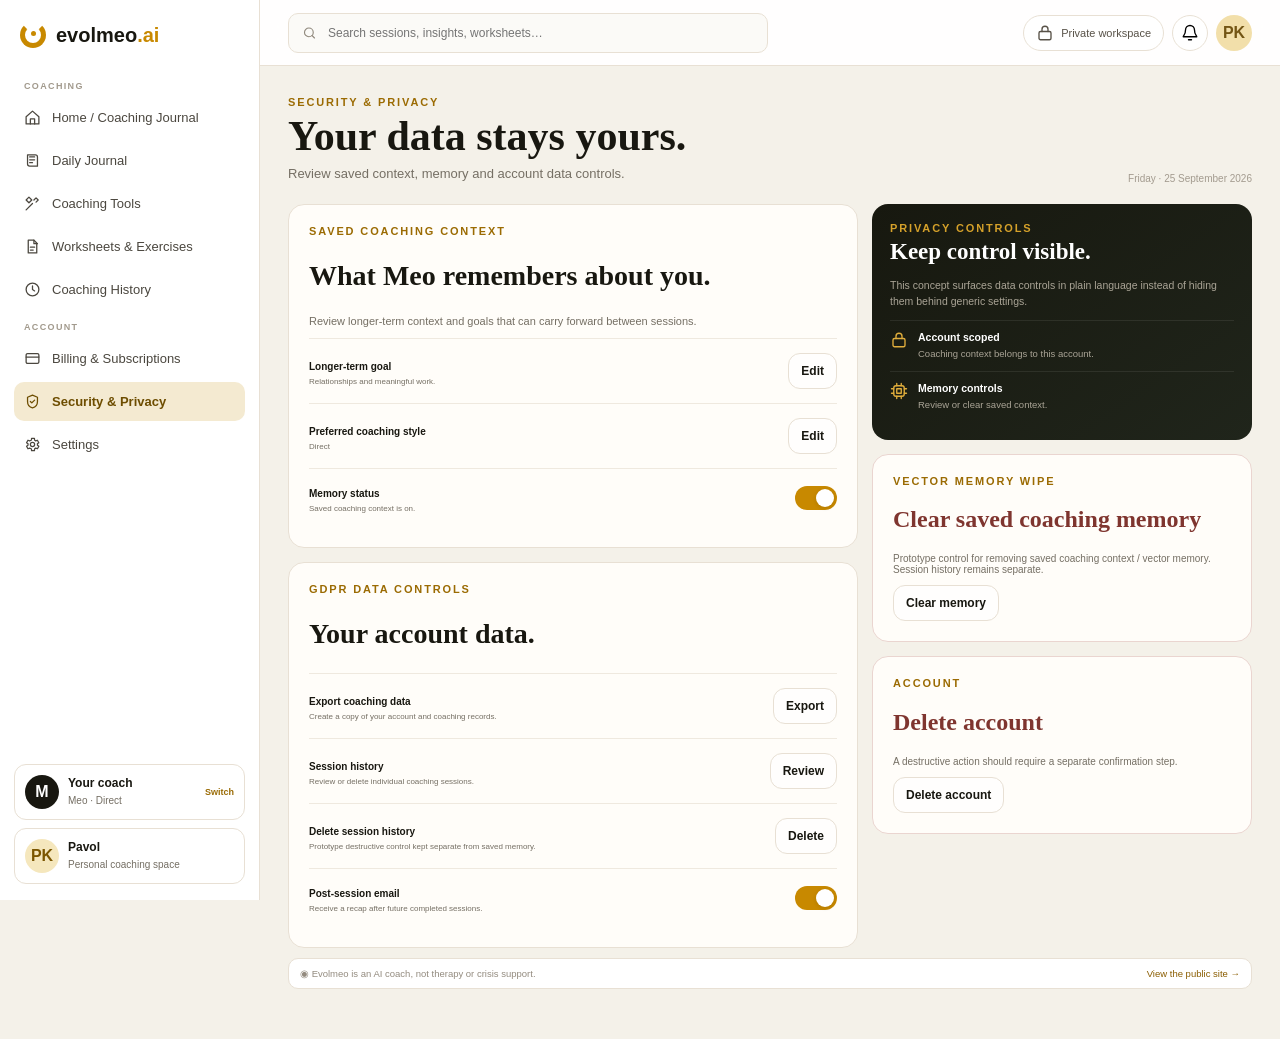
<file: security-privacy.html>
<!doctype html><html lang="en"><head><meta charset="utf-8"><meta name="viewport" content="width=device-width,initial-scale=1"><meta name="theme-color" content="#f4f1e9"><title>Security & Privacy — Evolmeo.ai</title><meta name="description" content="Evolmeo.ai coaching portal UI/UX concept"><link rel="stylesheet" href="assets/styles.css"></head><body class="app-body" data-page="security"><script src="assets/app.js"></script></body></html>
</file>
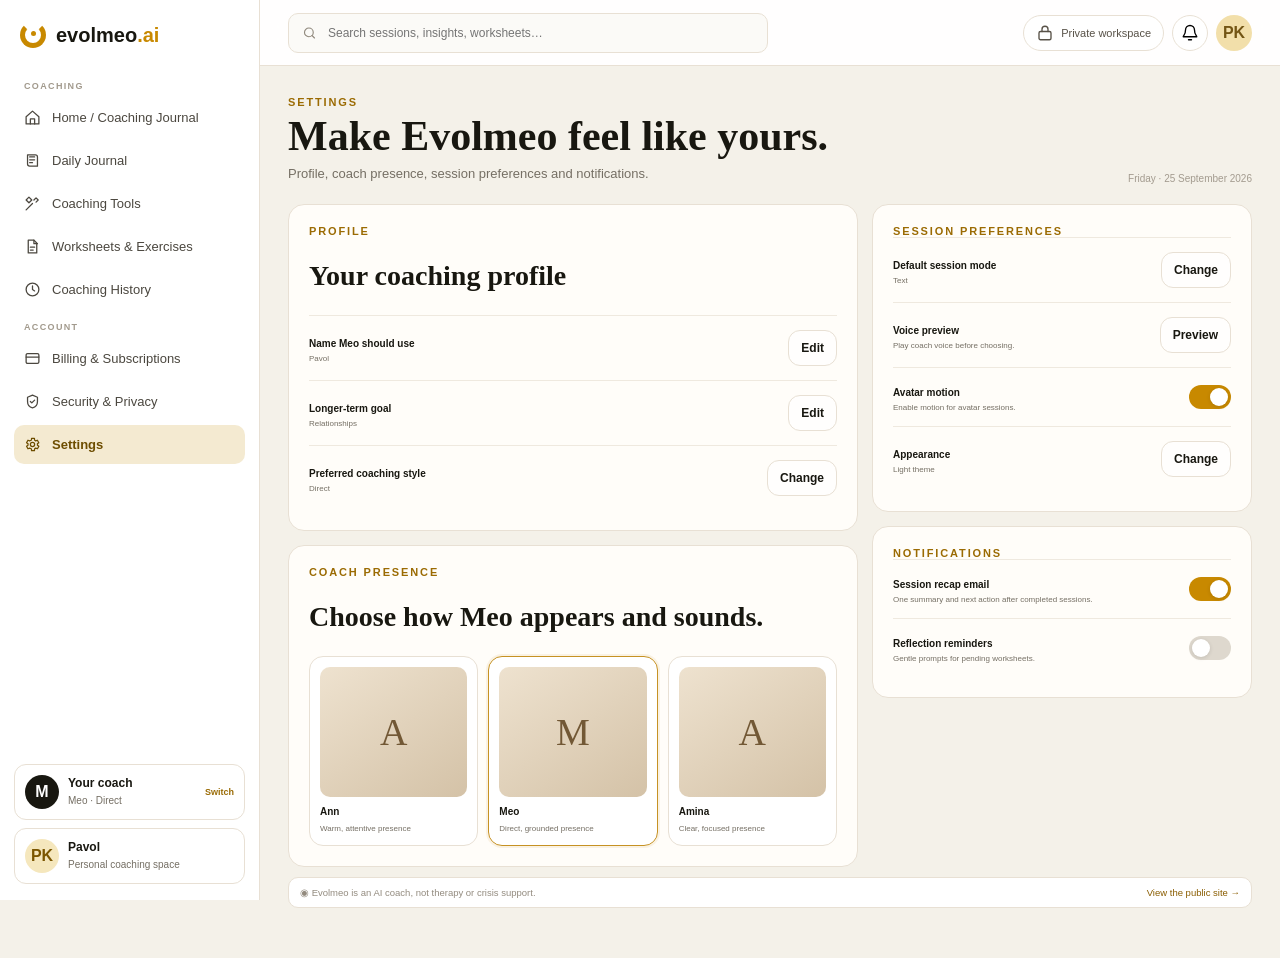
<file: settings.html>
<!doctype html><html lang="en"><head><meta charset="utf-8"><meta name="viewport" content="width=device-width,initial-scale=1"><meta name="theme-color" content="#f4f1e9"><title>Settings — Evolmeo.ai</title><meta name="description" content="Evolmeo.ai coaching portal UI/UX concept"><link rel="stylesheet" href="assets/styles.css"></head><body class="app-body" data-page="settings"><script src="assets/app.js"></script></body></html>
</file>
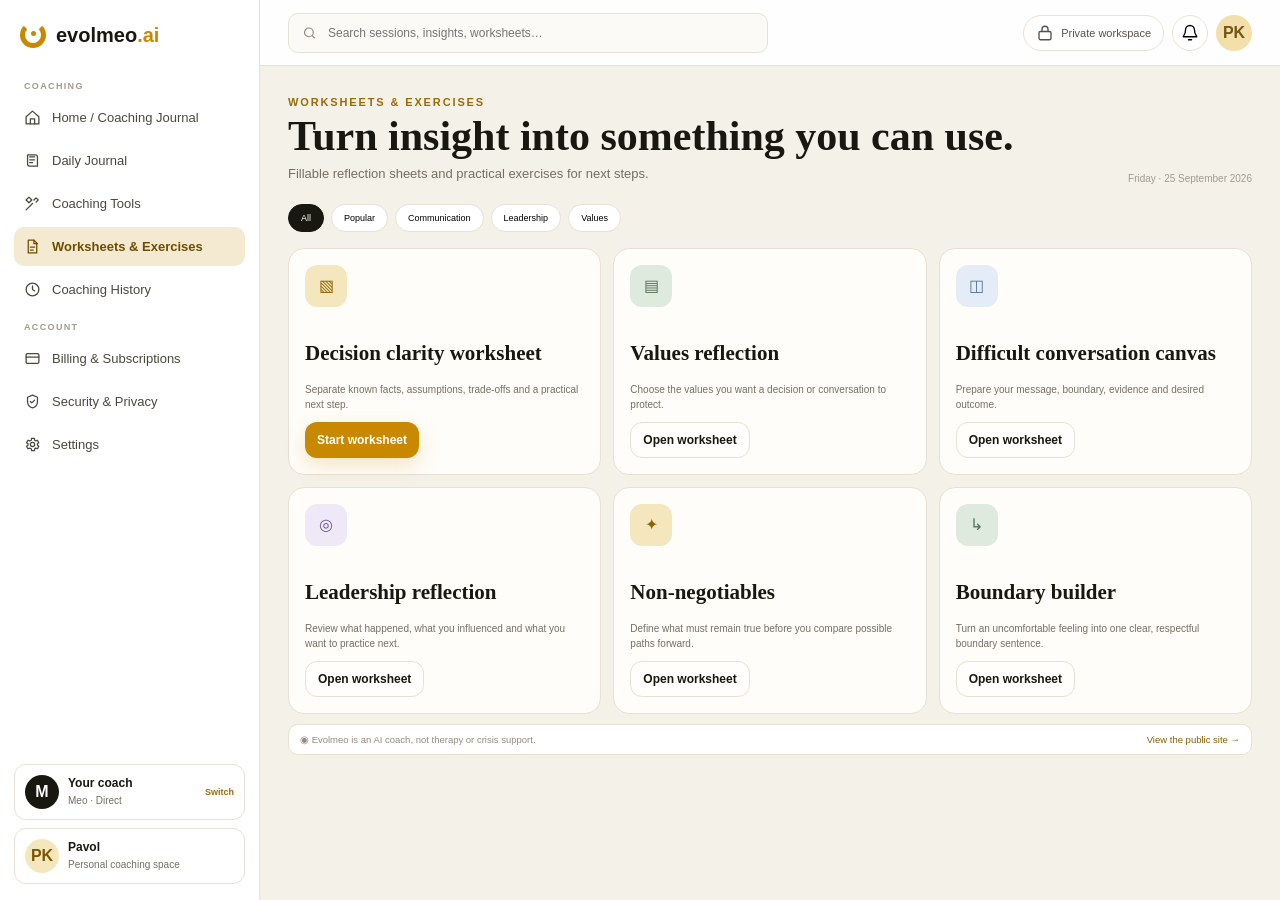
<file: worksheets.html>
<!doctype html><html lang="en"><head><meta charset="utf-8"><meta name="viewport" content="width=device-width,initial-scale=1"><meta name="theme-color" content="#f4f1e9"><title>Worksheets & Exercises — Evolmeo.ai</title><meta name="description" content="Evolmeo.ai coaching portal UI/UX concept"><link rel="stylesheet" href="assets/styles.css"></head><body class="app-body" data-page="worksheets"><script src="assets/app.js"></script></body></html>
</file>
<file: assets/styles.css>
:root{
  --cream:#f8f4ec;--cream2:#f2eadb;--paper:#fffdf9;--white:#fff;
  --ink:#181710;--ink2:#2b2922;--muted:#756f64;--muted2:#9b9386;
  --gold:#c88900;--gold2:#e0ad3c;--goldsoft:#f5e7bd;--sage:#dfeadf;--mint:#dff1e5;
  --lav:#eee8f7;--blue:#e4edf7;--line:#e8e0d4;--line2:#efe9df;
  --danger:#a64d43;--shadow:0 18px 50px rgba(45,35,20,.08);--shadow2:0 8px 24px rgba(45,35,20,.06);
  --radius:18px;--serif:Georgia,"Times New Roman",serif;--sans:Inter,"Segoe UI",Arial,sans-serif;
  --shell:min(1180px,calc(100% - 48px));
}
*{box-sizing:border-box}html{scroll-behavior:smooth}body{margin:0;font-family:var(--sans);color:var(--ink);background:var(--cream);-webkit-font-smoothing:antialiased;text-rendering:optimizeLegibility}img{max-width:100%;display:block}a{color:inherit;text-decoration:none}button,input,textarea,select{font:inherit}.hidden{display:none!important}.sr-only{position:absolute;width:1px;height:1px;padding:0;margin:-1px;overflow:hidden;clip:rect(0,0,0,0);white-space:nowrap;border:0}.shell{width:var(--shell);margin:auto}.icon{width:18px;height:18px;stroke:currentColor;fill:none;stroke-width:1.8;stroke-linecap:round;stroke-linejoin:round;flex:0 0 auto}.eyebrow{font-size:11px;letter-spacing:.17em;text-transform:uppercase;font-weight:800;color:#9b6b03}.eyebrow.dark{color:#d5a12a}.muted{color:var(--muted)}
.brand{display:inline-flex;align-items:center;gap:10px;font-weight:800;font-size:20px;white-space:nowrap}.brand-symbol{width:26px;height:26px;border:5px solid var(--gold);border-top-color:transparent;border-radius:50%;position:relative}.brand-symbol:after{content:"";width:5px;height:5px;background:var(--gold);border-radius:50%;position:absolute;left:6px;top:4px}.brand-word span{color:var(--gold)}
.btn{border:0;border-radius:12px;padding:13px 18px;font-weight:750;font-size:14px;display:inline-flex;align-items:center;justify-content:center;gap:9px;cursor:pointer;transition:.2s;min-height:44px}.btn:hover{transform:translateY(-1px)}.btn-gold{background:var(--gold);color:#fff;box-shadow:0 8px 20px rgba(200,137,0,.2)}.btn-gold:hover{background:#b77d00}.btn-ink{background:var(--ink);color:#fff}.btn-outline{background:rgba(255,255,255,.72);border:1px solid var(--line);color:var(--ink)}.btn-ghost{background:transparent;border:1px solid rgba(255,255,255,.16);color:#fff}.btn-sm{padding:9px 12px;min-height:36px;font-size:12px}.link-arrow{display:inline-flex;align-items:center;gap:7px;color:#8a5d00;font-size:13px;font-weight:750}
/* marketing */
.site-header{position:sticky;top:0;z-index:50;background:rgba(255,253,249,.9);backdrop-filter:blur(16px);border-bottom:1px solid transparent;transition:.2s}.site-header.scrolled{border-color:var(--line);box-shadow:0 8px 24px rgba(35,27,15,.05)}.nav-shell{height:76px;display:flex;align-items:center;justify-content:space-between;gap:24px}.desktop-nav{display:flex;align-items:center;gap:28px;font-size:13px;color:#454138}.desktop-nav a:hover{color:var(--gold)}.nav-actions{display:flex;align-items:center;gap:14px}.nav-login{font-size:13px}.menu-toggle{display:none;background:none;border:0;padding:8px}.mobile-nav{display:none}
.hero{padding:66px 0 74px;overflow:hidden;position:relative}.hero:before{content:"";position:absolute;width:480px;height:480px;border:1px solid rgba(200,137,0,.12);border-radius:50%;left:-260px;top:120px}.hero-grid{display:grid;grid-template-columns:.95fr 1.05fr;gap:66px;align-items:center}.hero-copy{padding:10px 0}.hero h1{font-family:var(--serif);font-size:70px;line-height:.96;letter-spacing:-.045em;margin:16px 0 24px;max-width:620px}.hero h1 em{font-weight:400;color:var(--gold);font-style:italic}.hero-lead{font-size:18px;line-height:1.65;color:#575147;max-width:590px}.hero-actions{display:flex;gap:12px;margin:28px 0 22px;flex-wrap:wrap}.hero-facts{display:flex;gap:18px;flex-wrap:wrap;color:#777064;font-size:12px}.hero-facts span{display:flex;align-items:center;gap:7px}.hero-facts .icon{width:15px;height:15px}.hero-media{min-height:560px;border-radius:28px;position:relative;overflow:hidden;background-image:linear-gradient(90deg,rgba(248,244,236,.04),rgba(0,0,0,.04)),url('hero-final.webp');background-size:cover;background-position:58% center;box-shadow:var(--shadow)}.hero-media:after{content:"";position:absolute;inset:0;background:linear-gradient(180deg,rgba(0,0,0,0) 55%,rgba(20,18,13,.15));pointer-events:none}.hero-card{position:absolute;z-index:2;left:28px;top:90px;width:min(360px,74%);padding:20px;background:rgba(255,253,249,.94);border:1px solid rgba(255,255,255,.76);border-radius:18px;box-shadow:0 24px 60px rgba(37,29,17,.16);backdrop-filter:blur(13px)}.hero-card-head{display:flex;align-items:center;gap:9px;margin-bottom:14px}.hero-card-head .meo{width:28px;height:28px;border-radius:50%;background:var(--goldsoft);display:grid;place-items:center;color:#8c6200}.hero-card-head strong{font-size:12px}.hero-card-head small{display:block;color:var(--muted);font-size:10px}.hero-card h3{font-family:var(--serif);font-size:22px;line-height:1.2;margin:8px 0 14px}.hero-card .answer{background:var(--cream);border:1px solid var(--line);border-radius:11px;padding:12px;font-size:12px;color:#504a42}.hero-card .modebar{display:flex;align-items:center;gap:13px;margin-top:12px;color:#6e675d;font-size:11px}.hero-card .modebar span{display:flex;gap:5px;align-items:center}.hero-card .modebar .icon{width:14px;height:14px}.hero-next{position:absolute;z-index:2;right:22px;bottom:22px;background:rgba(255,253,249,.95);border:1px solid rgba(255,255,255,.75);border-radius:14px;padding:12px 15px;box-shadow:var(--shadow2);font-size:11px}.hero-next small{display:block;color:var(--muted);margin-bottom:3px}.hero-next strong{font-size:12px}.hero-rail{margin-top:34px;background:rgba(255,255,255,.76);border:1px solid var(--line);border-radius:16px;display:grid;grid-template-columns:repeat(4,1fr);overflow:hidden}.hero-rail>div{padding:18px;display:flex;gap:12px;border-right:1px solid var(--line)}.hero-rail>div:last-child{border-right:0}.hero-rail .icon{color:var(--gold);width:22px;height:22px}.hero-rail strong,.hero-rail small{display:block}.hero-rail strong{font-size:13px}.hero-rail small{font-size:11px;color:var(--muted);margin-top:3px;line-height:1.35}
.section{padding:96px 0}.section.alt{background:#f3ecdf}.section-head{display:flex;align-items:flex-end;justify-content:space-between;gap:40px;margin-bottom:34px}.section-head h2,.section h2{font-family:var(--serif);font-size:48px;line-height:1.05;letter-spacing:-.025em;margin:9px 0 0}.section-head p{max-width:470px;font-size:15px;line-height:1.65;color:var(--muted);margin:0}.feature-grid{display:grid;grid-template-columns:repeat(4,1fr);gap:14px}.feature-card{background:var(--paper);border:1px solid var(--line);border-radius:16px;padding:22px;min-height:250px;display:flex;flex-direction:column}.feature-icon{width:42px;height:42px;border-radius:12px;background:var(--goldsoft);color:#8d6200;display:grid;place-items:center;margin-bottom:22px}.feature-icon.sage{background:var(--sage);color:#55705a}.feature-icon.lav{background:var(--lav);color:#725e9a}.feature-icon.blue{background:var(--blue);color:#52749b}.feature-card h3{font-family:var(--serif);font-size:23px;margin:0 0 9px}.feature-card p{font-size:13px;line-height:1.6;color:var(--muted);margin:0 0 18px}.feature-card .link-arrow{margin-top:auto}.mini-preview{margin-top:16px;border:1px solid var(--line);border-radius:12px;background:#fff;padding:10px}.mini-preview .bar{height:7px;background:#eee8df;border-radius:999px;margin:7px 0}.mini-preview .bar.gold{background:var(--gold2);width:68%}.mini-preview .prompt{font-family:var(--serif);font-size:14px;line-height:1.25}.mini-preview .chips{display:flex;flex-wrap:wrap;gap:5px;margin-top:8px}.mini-preview .chips span{font-size:9px;background:var(--cream);border-radius:999px;padding:5px 7px}
.flow-wrap{display:grid;grid-template-columns:.85fr 1.15fr;gap:56px;align-items:center}.flow-copy h2{font-size:56px}.flow-copy h2 em{color:var(--gold);font-weight:400}.flow-list{margin:28px 0 0;display:grid;gap:8px}.flow-item{display:grid;grid-template-columns:34px 1fr;gap:12px;padding:14px 0;border-bottom:1px solid #ddd3c3}.flow-item span{width:30px;height:30px;border:1px solid #d4c49f;color:#8d6200;border-radius:50%;display:grid;place-items:center;font-size:11px;font-weight:800}.flow-item strong{display:block;font-size:14px;margin:1px 0 3px}.flow-item small{color:var(--muted);font-size:12px}.flow-stage{background:var(--paper);border:1px solid var(--line);border-radius:24px;padding:22px;box-shadow:var(--shadow2)}.flow-tabs{display:flex;gap:7px;margin-bottom:18px}.flow-tabs button{border:1px solid var(--line);background:#fff;border-radius:999px;padding:8px 12px;font-size:11px;cursor:pointer}.flow-tabs button.active{background:var(--ink);color:white;border-color:var(--ink)}.stage-window{min-height:360px;background:linear-gradient(145deg,#f6ecd4,#fbf8f1);border-radius:18px;padding:30px;position:relative;overflow:hidden}.stage-window:after{content:"";position:absolute;width:270px;height:270px;border:1px solid rgba(200,137,0,.18);border-radius:50%;right:-90px;bottom:-130px}.stage-pane{display:none;position:relative;z-index:2}.stage-pane.active{display:block}.stage-label{font-size:10px;letter-spacing:.16em;text-transform:uppercase;color:#9a6b05;font-weight:800}.stage-pane h3{font-family:var(--serif);font-size:33px;line-height:1.12;margin:10px 0 14px;max-width:520px}.stage-pane p{font-size:13px;color:var(--muted);line-height:1.6;max-width:500px}.stage-ui{margin-top:26px;background:rgba(255,255,255,.82);border:1px solid rgba(220,207,180,.8);border-radius:14px;padding:16px}.stage-ui strong{display:block;font-size:12px}.stage-ui small{display:block;color:var(--muted);font-size:11px;margin-top:4px}.stage-ui .line{height:10px;background:#e8e0d4;border-radius:999px;margin-top:10px}.stage-ui .line.short{width:68%;background:var(--goldsoft)}
.usecase-grid{display:grid;grid-template-columns:1.15fr .85fr;gap:18px}.usecase-main{min-height:410px;border-radius:22px;overflow:hidden;position:relative;background-image:linear-gradient(90deg,rgba(20,17,12,.86),rgba(20,17,12,.35)),url('usecase-bg.webp');background-size:cover;background-position:center;color:white;padding:34px;display:flex;align-items:flex-end}.usecase-main .content{max-width:420px}.usecase-main h3{font-family:var(--serif);font-size:36px;margin:8px 0 10px}.usecase-main p{color:#ded7ca;line-height:1.55;font-size:14px}.usecase-stack{display:grid;gap:14px}.usecase-card{background:var(--paper);border:1px solid var(--line);border-radius:18px;padding:22px}.usecase-card.dark{background:var(--ink);color:#fff;border-color:var(--ink)}.usecase-card h3{font-family:var(--serif);font-size:25px;margin:6px 0 10px}.usecase-card p{font-size:13px;line-height:1.55;color:var(--muted)}.usecase-card.dark p{color:#bbb3a6}.usecase-card small{color:#a97a15;font-weight:800;letter-spacing:.09em;text-transform:uppercase;font-size:9px}
.pricing-top{display:flex;align-items:flex-end;justify-content:space-between;gap:24px;margin-bottom:28px}.billing-toggle{background:#ebe1d2;padding:4px;border-radius:999px;display:flex;gap:4px}.billing-toggle button{border:0;background:transparent;padding:9px 16px;border-radius:999px;font-size:12px;cursor:pointer}.billing-toggle button.active{background:#fff;box-shadow:0 2px 8px rgba(40,30,18,.08)}.pricing-grid{display:grid;grid-template-columns:repeat(3,1fr);gap:16px}.price-card{background:var(--paper);border:1px solid var(--line);border-radius:18px;padding:24px;position:relative;display:flex;flex-direction:column;min-height:430px}.price-card.popular{border-color:#d8a638;box-shadow:0 16px 36px rgba(180,120,0,.12)}.popular-badge{position:absolute;right:18px;top:-12px;background:var(--gold);color:white;border-radius:999px;padding:7px 10px;font-size:10px;font-weight:800}.price-card h3{font-family:var(--serif);font-size:27px;margin:6px 0}.price-card .for{color:var(--muted);font-size:12px;min-height:34px}.price{font-family:var(--serif);font-size:40px;margin:18px 0}.price span{font-family:var(--sans);font-size:12px;color:var(--muted)}.price-card ul{padding:0;margin:20px 0;list-style:none;display:grid;gap:10px}.price-card li{font-size:12px;color:#5f594f;display:flex;gap:8px}.price-card li:before{content:"✓";color:var(--gold);font-weight:800}.price-card .btn{margin-top:auto}.pricing-note{margin-top:14px;color:var(--muted);font-size:11px}
.security-panel{background:linear-gradient(135deg,#17170f,#21251b);border-radius:24px;padding:42px;color:white;display:grid;grid-template-columns:.85fr 1.15fr;gap:44px;align-items:center}.security-panel h2{font-size:46px;margin-top:8px}.security-panel p{color:#c5bdaf;font-size:14px;line-height:1.6}.security-grid{display:grid;grid-template-columns:1fr 1fr;gap:10px}.security-item{padding:17px;border:1px solid rgba(255,255,255,.08);background:rgba(255,255,255,.03);border-radius:14px}.security-item .icon{color:var(--gold2);width:21px;height:21px}.security-item strong{display:block;margin:10px 0 4px;font-size:12px}.security-item small{display:block;color:#a8a192;font-size:10px;line-height:1.45}
.faq-wrap{display:grid;grid-template-columns:.75fr 1.25fr;gap:56px}.faq-list{display:grid;gap:8px}.faq-list details{background:var(--paper);border:1px solid var(--line);border-radius:14px;padding:0 18px}.faq-list summary{list-style:none;cursor:pointer;padding:17px 32px 17px 0;font-size:13px;font-weight:750;position:relative}.faq-list summary::-webkit-details-marker{display:none}.faq-list summary:after{content:"+";position:absolute;right:2px;top:15px;font-size:20px;color:#9a6d0c}.faq-list details[open] summary:after{content:"−"}.faq-list p{font-size:12px;line-height:1.6;color:var(--muted);margin:0;padding:0 0 18px}
.final-cta{padding:0 0 90px}.final-card{background:var(--ink);border-radius:22px;padding:34px;color:white;display:flex;align-items:center;justify-content:space-between;gap:30px;position:relative;overflow:hidden}.final-card:after{content:"";position:absolute;width:340px;height:340px;border:1px solid rgba(224,173,60,.14);border-radius:50%;right:130px;top:-180px}.final-card h2{font-size:44px;margin:5px 0}.final-card p{color:#bdb5a7;font-size:13px}.final-actions{display:flex;gap:10px;position:relative;z-index:2}.site-footer{border-top:1px solid var(--line);background:#fbf8f2;padding:42px 0 24px}.footer-grid{display:grid;grid-template-columns:1.5fr repeat(3,1fr);gap:36px}.footer-grid h4{font-size:11px;text-transform:uppercase;letter-spacing:.12em;color:#9b6b03;margin:0 0 13px}.footer-grid a,.footer-grid p{font-size:12px;color:#625c52;line-height:1.8}.footer-note{margin-top:30px;border-top:1px solid var(--line);padding-top:18px;display:flex;gap:20px;justify-content:space-between;color:#8e877c;font-size:11px}
.reveal{opacity:1;transform:none;transition:.6s ease}.js-animate .reveal{opacity:0;transform:translateY(16px)}.js-animate .reveal.visible{opacity:1;transform:none}
/* app shell */
.app-body{background:#f4f1e9;min-height:100vh}.app-sidebar{position:fixed;left:0;top:0;bottom:0;width:260px;background:#fff;border-right:1px solid var(--line);padding:22px 14px 16px;z-index:70;display:flex;flex-direction:column}.sidebar-head{display:flex;align-items:center;justify-content:space-between;padding:0 6px 20px}.sidebar-close{display:none;border:0;background:none;padding:7px}.sidebar-section{font-size:9px;letter-spacing:.15em;text-transform:uppercase;color:#a29a8d;font-weight:800;padding:13px 10px 7px}.sidebar-nav{display:grid;gap:4px}.sidebar-nav a{display:flex;align-items:center;gap:11px;padding:11px 10px;border-radius:10px;font-size:12px;color:#4b473f}.sidebar-nav a:hover{background:#f7f3ec}.sidebar-nav a.active{background:#f4ead1;color:#6d4d00;font-weight:750}.sidebar-nav .icon{width:17px;height:17px}.sidebar-bottom{margin-top:auto;display:grid;gap:8px}.coach-card,.profile-card{border:1px solid var(--line);border-radius:12px;padding:10px;background:#fff;display:flex;align-items:center;gap:9px}.coach-avatar,.profile-avatar{width:34px;height:34px;border-radius:50%;display:grid;place-items:center;background:var(--goldsoft);font-weight:800;color:#7b5600}.coach-avatar{background:var(--ink);color:#fff}.coach-card strong,.profile-card strong{font-size:11px;display:block}.coach-card small,.profile-card small{font-size:9px;color:var(--muted)}.coach-card a{margin-left:auto;font-size:9px;color:#9a6b05;font-weight:800}.app-main{margin-left:260px;min-height:100vh}.app-topbar{height:66px;background:rgba(255,255,255,.93);border-bottom:1px solid var(--line);display:flex;align-items:center;justify-content:space-between;padding:0 28px;position:sticky;top:0;z-index:45;backdrop-filter:blur(14px)}.sidebar-open{display:none;border:0;background:none;padding:8px}.global-search{width:min(480px,50vw);height:40px;border:1px solid var(--line);border-radius:10px;background:#fbfaf7;padding:0 13px;display:flex;align-items:center;gap:9px}.global-search input{border:0;outline:0;background:none;width:100%;font-size:11px}.global-search .icon{width:15px;color:#8f887c}.top-actions{display:flex;align-items:center;gap:8px}.privacy-chip{height:36px;border:1px solid var(--line);border-radius:999px;padding:0 12px;display:flex;align-items:center;gap:7px;background:#fff;font-size:10px;color:#585248}.icon-btn{width:36px;height:36px;border-radius:50%;border:1px solid var(--line);background:#fff;display:grid;place-items:center;cursor:pointer}.top-avatar{width:36px;height:36px;border-radius:50%;background:#f2ddb0;color:#7b5600;display:grid;place-items:center;font-weight:800;font-size:11px}.app-content{padding:30px 28px 50px;max-width:1500px;margin:auto}.page-heading{display:flex;align-items:flex-end;justify-content:space-between;gap:20px;margin-bottom:20px}.page-heading h1{font-family:var(--serif);font-size:42px;line-height:1;margin:7px 0}.page-heading p{margin:0;color:var(--muted);font-size:12px;line-height:1.5}.page-date{font-size:9px;color:#a39b8f}.card{background:var(--paper);border:1px solid var(--line);border-radius:16px}.card-pad{padding:18px}.card-title{display:flex;align-items:flex-start;justify-content:space-between;gap:15px}.card-title h2{font-family:var(--serif);font-size:24px;margin:4px 0}.card-title a{font-size:9px;color:#946900;font-weight:800}.dashboard-start{padding:18px;display:grid;grid-template-columns:.8fr 1.2fr;gap:22px;margin-bottom:14px}.dashboard-start h2{font-family:var(--serif);font-size:25px;margin:5px 0 7px}.dashboard-start p{font-size:11px;color:var(--muted);line-height:1.55}.prompt-chips{display:flex;gap:6px;flex-wrap:wrap;margin-top:16px}.prompt-chips button{border:1px solid var(--line);background:white;border-radius:999px;padding:7px 10px;font-size:9px;cursor:pointer}.composer{border:1px solid var(--line);border-radius:12px;background:#fff;min-height:116px;display:flex;flex-direction:column}.composer textarea{border:0;resize:none;outline:0;padding:14px;min-height:70px;background:transparent;font-size:11px}.composer-foot{border-top:1px solid var(--line2);display:flex;align-items:center;justify-content:space-between;padding:7px}.modes{display:flex;align-items:center;gap:4px}.modes button{border:0;background:transparent;border-radius:7px;padding:7px 8px;font-size:9px;color:#6f685c;display:flex;gap:5px;align-items:center;cursor:pointer}.modes button.active{background:#efe8db;color:#4b3a13}.modes .icon{width:13px;height:13px}.dashboard-topgrid{display:grid;grid-template-columns:1.45fr .75fr;gap:14px;margin-bottom:14px}.resume-card{padding:18px;position:relative;overflow:hidden;min-height:210px}.resume-card:after{content:"";position:absolute;width:220px;height:220px;border:1px solid rgba(200,137,0,.16);border-radius:50%;right:-80px;bottom:-130px}.resume-meta{display:flex;justify-content:space-between;font-size:9px;color:#a49784}.resume-card h2{font-family:var(--serif);font-size:27px;margin:7px 0 8px}.resume-card>p{font-size:11px;color:var(--muted);margin:0}.next-step{margin:15px 0;background:#f3ead7;border-radius:10px;padding:12px;max-width:75%;font-size:10px;position:relative;z-index:2}.next-step small{display:block;color:#a06d06;font-size:8px;font-weight:800;letter-spacing:.1em}.next-step strong{display:block;margin-top:4px}.resume-actions{display:flex;gap:8px;position:relative;z-index:2}.rhythm-card{padding:18px}.rhythm-top{display:flex;justify-content:space-between;align-items:start}.rhythm-top h2{font-family:var(--serif);font-size:23px;margin:5px 0}.week{display:grid;grid-template-columns:repeat(7,1fr);gap:7px;margin:16px 0 12px}.day{text-align:center;font-size:8px;color:#9a9286}.day i{width:30px;height:30px;border-radius:9px;background:#eeeae2;display:grid;place-items:center;margin:5px auto;color:#9d9587;font-style:normal}.day.done i{background:var(--ink);color:white}.day.today i{background:var(--gold2);color:white}.progress-track{height:4px;background:#ebe5dc;border-radius:99px;overflow:hidden}.progress-track span{display:block;height:100%;width:57%;background:var(--gold)}.rhythm-card small{display:block;margin-top:9px;color:var(--muted);font-size:9px}.stats{display:grid;grid-template-columns:repeat(4,1fr);gap:10px;margin-bottom:14px}.stat{padding:14px;display:grid;grid-template-columns:36px 1fr;gap:10px;align-items:center}.stat-icon{width:36px;height:36px;border-radius:10px;background:var(--goldsoft);display:grid;place-items:center;color:#8f6200}.stat strong{font-family:var(--serif);font-size:22px}.stat small{display:block;color:var(--muted);font-size:8px;margin-top:2px}.dashboard-columns{display:grid;grid-template-columns:1.5fr .75fr;gap:14px}.main-stack,.side-stack{display:grid;gap:14px;align-content:start}.list-card{padding:17px}.list-card h2{font-family:var(--serif);font-size:23px;margin:4px 0 12px}.insight-row,.session-row{display:grid;grid-template-columns:34px 1fr auto;gap:10px;align-items:center;padding:11px 0;border-top:1px solid var(--line2)}.insight-row:first-of-type,.session-row:first-of-type{border-top:0}.row-icon{width:34px;height:34px;border-radius:10px;background:var(--mint);display:grid;place-items:center;color:#4f7c5b}.row-icon.lav{background:var(--lav);color:#74609c}.row-icon.blue{background:var(--blue);color:#54769a}.insight-row strong,.session-row strong{font-size:10px;display:block}.insight-row small,.session-row small{font-size:8px;color:var(--muted);display:block;margin-top:3px}.row-action{font-size:8px;color:#a19a8e}.tools-grid{display:grid;grid-template-columns:repeat(4,1fr);gap:8px}.tool-card{border:1px solid var(--line2);border-radius:11px;padding:11px;min-height:118px}.tool-card .row-icon{margin-bottom:13px}.tool-card strong{font-size:9px}.tool-card small{display:block;font-size:8px;color:var(--muted);line-height:1.45;margin:4px 0 9px}.tool-card a{font-size:8px;color:#8a5d00;font-weight:800}.worksheet-item{border:1px solid var(--line2);border-radius:11px;padding:10px;margin-top:8px;display:grid;grid-template-columns:34px 1fr auto;gap:9px;align-items:center}.worksheet-item strong{font-size:9px}.worksheet-item small{display:block;font-size:8px;color:var(--muted);margin-top:3px}.worksheet-item .btn{padding:7px 9px;min-height:30px;font-size:8px}.journal-card blockquote{font-family:var(--serif);font-size:21px;line-height:1.25;margin:16px 0}.journal-actions{display:flex;gap:6px;flex-wrap:wrap}.journal-actions button{border:1px solid var(--line);background:#fff;border-radius:8px;padding:7px 8px;font-size:8px;display:flex;gap:5px;align-items:center}.privacy-card{background:linear-gradient(145deg,#17180f,#20251b);border:0;color:#fff;padding:18px}.privacy-card h2{font-family:var(--serif);font-size:23px;margin:5px 0 12px}.privacy-card p{font-size:9px;color:#aaa496;line-height:1.55}.privacy-line{display:flex;gap:10px;padding:10px 0;border-top:1px solid rgba(255,255,255,.08)}.privacy-line .icon{color:var(--gold2);width:18px}.privacy-line strong{font-size:9px;display:block}.privacy-line small{font-size:8px;color:#aaa496}.privacy-buttons{display:flex;gap:6px;margin-top:12px}.dashboard-cta{margin-top:14px;background:var(--ink);color:white;border-radius:16px;padding:22px;display:flex;align-items:center;justify-content:space-between;gap:20px;position:relative;overflow:hidden}.dashboard-cta:after{content:"";position:absolute;width:250px;height:250px;border:1px solid rgba(224,173,60,.13);border-radius:50%;right:60px;top:-120px}.dashboard-cta h2{font-family:var(--serif);font-size:26px;margin:4px 0}.dashboard-cta p{font-size:9px;color:#aaa395}.dashboard-cta .btn{position:relative;z-index:2}.app-footnote{margin-top:10px;background:#fff;border:1px solid var(--line);border-radius:10px;padding:9px 11px;font-size:8px;color:#938b7f;display:flex;justify-content:space-between;gap:12px}.app-footnote a{color:#8a5d00}
/* inner pages */
.inner-grid{display:grid;grid-template-columns:1.2fr .8fr;gap:14px}.full-card{padding:20px}.tabs{display:flex;gap:7px;flex-wrap:wrap;margin:14px 0}.tabs button,.filter-chips button{border:1px solid var(--line);background:#fff;border-radius:999px;padding:8px 12px;font-size:9px;cursor:pointer}.tabs button.active,.filter-chips button.active{background:var(--ink);color:white;border-color:var(--ink)}.journal-editor{border:1px solid var(--line);border-radius:14px;background:#fff;overflow:hidden}.journal-toolbar{padding:10px;border-bottom:1px solid var(--line2);display:flex;gap:7px;align-items:center}.journal-toolbar button{border:1px solid var(--line);background:#fff;border-radius:8px;padding:7px 9px;font-size:8px}.journal-editor textarea{width:100%;min-height:290px;border:0;outline:0;resize:vertical;padding:18px;font-size:13px;line-height:1.65}.prompt-card{padding:20px;background:#f6eddb}.prompt-card h2{font-family:var(--serif);font-size:27px;margin:6px 0}.prompt-card blockquote{font-family:var(--serif);font-size:24px;line-height:1.3;margin:22px 0}.checkin-grid{display:grid;grid-template-columns:repeat(4,1fr);gap:8px}.checkin{border:1px solid var(--line);border-radius:12px;padding:13px;text-align:center;background:#fff}.checkin strong{display:block;font-family:var(--serif);font-size:20px}.checkin small{font-size:8px;color:var(--muted)}.catalog-grid{display:grid;grid-template-columns:repeat(3,1fr);gap:12px}.catalog-card{padding:16px;min-height:180px;display:flex;flex-direction:column}.catalog-card h3{font-family:var(--serif);font-size:21px;margin:12px 0 6px}.catalog-card p{font-size:10px;color:var(--muted);line-height:1.5}.catalog-card .btn{margin-top:auto;align-self:flex-start}.filter-chips{display:flex;gap:7px;flex-wrap:wrap;margin-bottom:16px}.history-table{overflow:hidden}.history-item{display:grid;grid-template-columns:40px 1fr 120px 90px;gap:12px;align-items:center;padding:14px 0;border-top:1px solid var(--line2)}.history-item:first-child{border-top:0}.history-item strong{font-size:10px}.history-item p{font-size:9px;color:var(--muted);margin:4px 0}.history-item small{font-size:8px;color:var(--muted)}.status{border-radius:999px;padding:6px 9px;font-size:8px;display:inline-flex;justify-content:center;border:1px solid var(--line);background:#fff}.status.gold{background:#fff6dd;color:#8e6504;border-color:#edd79f}.status.green{background:#edf7ef;color:#4b7856;border-color:#d8eadc}.billing-summary{display:grid;grid-template-columns:1fr 1fr 1fr;gap:10px}.summary-box{padding:16px}.summary-box small{color:var(--muted);font-size:8px}.summary-box strong{font-family:var(--serif);font-size:24px;display:block;margin-top:5px}.payment-row,.invoice-row,.setting-row{display:grid;grid-template-columns:1fr auto;gap:15px;align-items:center;padding:14px 0;border-top:1px solid var(--line2)}.payment-row:first-child,.invoice-row:first-child,.setting-row:first-child{border-top:0}.payment-row strong,.invoice-row strong,.setting-row strong{font-size:10px}.payment-row small,.invoice-row small,.setting-row small{display:block;color:var(--muted);font-size:8px;margin-top:3px}.toggle{width:42px;height:24px;border-radius:999px;background:#ded8ce;border:0;position:relative;cursor:pointer}.toggle:after{content:"";position:absolute;width:18px;height:18px;border-radius:50%;background:#fff;top:3px;left:3px;box-shadow:0 1px 4px rgba(0,0,0,.12);transition:.2s}.toggle.on{background:var(--gold)}.toggle.on:after{left:21px}.danger-card{border-color:#ead5d0}.danger-card h2{color:#7f352f}.avatar-grid{display:grid;grid-template-columns:repeat(3,1fr);gap:10px}.avatar-option{border:1px solid var(--line);border-radius:14px;padding:10px;background:#fff;cursor:pointer}.avatar-option.active{border-color:#c69224;box-shadow:0 0 0 2px rgba(200,137,0,.09)}.avatar-option .portrait{height:130px;border-radius:10px;background:linear-gradient(145deg,#eee2cf,#d4c2a7);display:grid;place-items:center;font-family:var(--serif);font-size:38px;color:#725835}.avatar-option strong{font-size:10px;display:block;margin-top:9px}.avatar-option small{font-size:8px;color:var(--muted)}
.toast{position:fixed;right:24px;bottom:24px;z-index:100;background:var(--ink);color:white;border-radius:11px;padding:13px 16px;box-shadow:var(--shadow);font-size:11px;opacity:0;transform:translateY(10px);pointer-events:none;transition:.2s}.toast.show{opacity:1;transform:none}
@media(max-width:1100px){:root{--shell:min(94%,1180px)}.hero-grid{gap:38px}.hero h1{font-size:60px}.feature-grid{grid-template-columns:1fr 1fr}.pricing-grid{grid-template-columns:1fr}.price-card{min-height:auto}.app-sidebar{width:230px}.app-main{margin-left:230px}.dashboard-topgrid{grid-template-columns:1.2fr .8fr}.tools-grid{grid-template-columns:1fr 1fr}.catalog-grid{grid-template-columns:1fr 1fr}}
@media(max-width:900px){.desktop-nav,.nav-login,.nav-actions>.btn{display:none}.menu-toggle{display:block}.mobile-nav.open{display:flex;position:absolute;left:20px;right:20px;top:70px;background:#fff;border:1px solid var(--line);border-radius:15px;box-shadow:var(--shadow);padding:10px;flex-direction:column}.mobile-nav a{padding:11px 12px;border-radius:9px;font-size:13px}.hero-grid,.flow-wrap,.usecase-grid,.security-panel,.faq-wrap{grid-template-columns:1fr}.hero-media{min-height:520px}.hero-rail{grid-template-columns:1fr 1fr}.feature-grid{grid-template-columns:1fr 1fr}.security-panel{padding:32px}.footer-grid{grid-template-columns:1.4fr 1fr 1fr}.footer-grid>div:last-child{display:none}.app-sidebar{transform:translateX(-100%);transition:.25s;box-shadow:12px 0 40px rgba(30,24,15,.12);width:260px}.app-sidebar.open{transform:none}.sidebar-close,.sidebar-open{display:block}.app-main{margin-left:0}.app-content{padding:24px 18px 40px}.global-search{width:min(520px,55vw)}.dashboard-start{grid-template-columns:1fr}.dashboard-topgrid,.dashboard-columns,.inner-grid{grid-template-columns:1fr}.side-stack{grid-template-columns:1fr 1fr}.side-stack>.privacy-card{grid-column:span 2}.stats{grid-template-columns:1fr 1fr}.catalog-grid{grid-template-columns:1fr 1fr}.history-item{grid-template-columns:40px 1fr 90px}.history-item>div:nth-child(3){display:none}}
@media(max-width:640px){:root{--shell:calc(100% - 28px)}.nav-shell{height:66px}.hero{padding-top:46px}.hero h1{font-size:48px}.hero-lead{font-size:16px}.hero-actions{flex-direction:column;align-items:stretch}.hero-actions .btn{width:100%}.hero-media{min-height:450px;background-position:62% center}.hero-card{left:12px;top:62px;width:82%;padding:16px}.hero-card h3{font-size:19px}.hero-next{right:10px;bottom:12px}.hero-rail{grid-template-columns:1fr}.hero-rail>div{border-right:0;border-bottom:1px solid var(--line)}.section{padding:72px 0}.section-head{display:block}.section h2,.section-head h2{font-size:38px}.section-head p{margin-top:14px}.feature-grid{grid-template-columns:1fr}.flow-copy h2{font-size:43px}.stage-window{min-height:330px;padding:20px}.stage-pane h3{font-size:27px}.usecase-main{min-height:350px;padding:24px}.pricing-top{display:block}.billing-toggle{margin-top:18px;width:max-content}.security-panel{padding:24px}.security-grid{grid-template-columns:1fr}.final-card{align-items:flex-start;flex-direction:column;padding:28px}.final-card h2{font-size:38px}.final-actions{width:100%;flex-direction:column}.footer-grid{grid-template-columns:1fr 1fr}.footer-grid>div:first-child{grid-column:span 2}.footer-note{flex-direction:column}.global-search{display:none}.privacy-chip{display:none}.app-topbar{padding:0 14px}.app-content{padding:18px 12px 34px}.page-heading{align-items:flex-start;flex-direction:column}.page-heading h1{font-size:36px}.page-date{display:none}.dashboard-start{padding:14px}.composer-foot{align-items:flex-end}.modes button{font-size:0;padding:7px}.dashboard-topgrid{grid-template-columns:1fr}.stats{grid-template-columns:1fr 1fr}.dashboard-columns{display:block}.main-stack,.side-stack{display:grid;margin-bottom:14px}.side-stack{grid-template-columns:1fr}.side-stack>.privacy-card{grid-column:auto}.tools-grid{grid-template-columns:1fr 1fr}.dashboard-cta{align-items:flex-start;flex-direction:column;padding:18px}.app-footnote a{display:none}.catalog-grid{grid-template-columns:1fr}.billing-summary{grid-template-columns:1fr}.history-item{grid-template-columns:34px 1fr}.history-item>div:nth-child(3),.history-item>div:nth-child(4){display:none}.avatar-grid{grid-template-columns:1fr 1fr}.checkin-grid{grid-template-columns:1fr 1fr}.worksheet-item{grid-template-columns:30px 1fr}.worksheet-item .btn{grid-column:2;justify-self:start}}


/* FINAL SUBMISSION POLISH */
.hero-grid{grid-template-columns:minmax(0,.92fr) minmax(520px,1.08fr)}
.hero-media{background-image:linear-gradient(90deg,rgba(248,244,236,.18),rgba(0,0,0,.02)),url('hero-final.webp');background-position:53% center;min-height:590px}
.hero-card{left:24px;top:86px;width:min(370px,76%)}
.hero-next{right:22px;bottom:22px}
#product{border-top:1px solid rgba(232,224,212,.8)}
.feature-card{transition:transform .22s ease,box-shadow .22s ease,border-color .22s ease}.feature-card:hover{transform:translateY(-3px);box-shadow:var(--shadow2);border-color:#dac9a7}
.usecase-main{background-image:linear-gradient(115deg,rgba(20,17,12,.91),rgba(20,17,12,.36)),url('usecase-bg.webp');background-position:center;background-size:cover}
.usecase-main:after{content:"";position:absolute;width:280px;height:280px;border:1px solid rgba(224,173,60,.18);border-radius:50%;right:-95px;top:-70px}.usecase-main .content{position:relative;z-index:2}
.price-card,.security-item,.faq-list details{transition:transform .2s ease,border-color .2s ease,box-shadow .2s ease}.price-card:hover,.faq-list details:hover{border-color:#d9c9aa;box-shadow:var(--shadow2)}
.faq-list details[open]{border-color:#d7c59d;background:#fffefb}.faq-list details[open] summary{color:#745000}

/* Account/profile dropdown */
.account-menu{position:relative}.account-trigger{width:36px;height:36px;border-radius:50%;border:0;background:#f2dfaa;color:#735514;font-weight:800;cursor:pointer;display:grid;place-items:center}.account-trigger:hover{box-shadow:0 0 0 4px rgba(200,137,0,.09)}
.account-popover{position:absolute;right:0;top:46px;width:245px;background:#fff;border:1px solid var(--line);border-radius:15px;padding:8px;box-shadow:0 18px 48px rgba(35,27,15,.14);display:none;z-index:80}.account-menu.open .account-popover{display:block}.account-identity{display:flex;gap:10px;align-items:center;padding:11px;border-bottom:1px solid var(--line2);margin-bottom:5px}.account-identity .profile-avatar{width:38px;height:38px}.account-identity strong,.account-identity small{display:block}.account-identity strong{font-size:11px}.account-identity small{font-size:8px;color:var(--muted);margin-top:2px}.account-popover a{display:flex;align-items:center;gap:9px;padding:9px 10px;border-radius:9px;font-size:10px}.account-popover a:hover{background:var(--cream)}.account-popover a.logout{color:#8a3d35;border-top:1px solid var(--line2);margin-top:4px;padding-top:11px}.account-popover .icon{width:15px;height:15px}
.profile-card-link{display:block}.profile-card{transition:.2s}.profile-card-link:hover .profile-card{border-color:#d7c59d;background:#fffdf8}

/* Profile page */
.profile-hero{padding:22px;display:grid;grid-template-columns:auto 1fr auto;gap:16px;align-items:center}.profile-big-avatar{width:72px;height:72px;border-radius:50%;background:linear-gradient(145deg,#f3dfaa,#d7ad55);display:grid;place-items:center;font-family:var(--serif);font-size:25px;font-weight:700;color:#62480d;border:5px solid #fff;box-shadow:var(--shadow2)}.profile-hero h2{font-family:var(--serif);font-size:30px;margin:0 0 4px}.profile-hero p{font-size:10px;color:var(--muted);margin:0}.profile-meta{display:flex;gap:8px;flex-wrap:wrap;margin-top:9px}.profile-meta span{font-size:8px;padding:6px 8px;background:var(--cream);border:1px solid var(--line);border-radius:999px}.profile-details{display:grid;grid-template-columns:repeat(2,1fr);gap:10px;margin-top:12px}.profile-detail{padding:14px;border:1px solid var(--line);border-radius:12px;background:#fff}.profile-detail small{font-size:8px;color:var(--muted);display:block}.profile-detail strong{font-size:11px;display:block;margin-top:4px}

/* Login */
.auth-body{min-height:100vh;background:linear-gradient(135deg,#f8f4ec 0%,#f3ead9 100%);display:grid;grid-template-columns:1fr 1fr}.auth-brand-pane{min-height:100vh;padding:42px;display:flex;flex-direction:column;justify-content:space-between;background:linear-gradient(90deg,rgba(248,244,236,.92),rgba(248,244,236,.52)),url('hero-final.webp') center/cover no-repeat}.auth-brand-pane .auth-copy{max-width:530px}.auth-brand-pane h1{font-family:var(--serif);font-size:60px;line-height:.98;letter-spacing:-.04em;margin:16px 0}.auth-brand-pane h1 em{color:var(--gold);font-weight:400}.auth-brand-pane p{font-size:15px;line-height:1.65;color:#595247}.auth-trust{display:flex;gap:10px;flex-wrap:wrap}.auth-trust span{background:rgba(255,255,255,.75);border:1px solid rgba(255,255,255,.8);padding:9px 11px;border-radius:999px;font-size:10px;backdrop-filter:blur(8px)}.auth-form-pane{display:grid;place-items:center;padding:34px}.auth-card{width:min(460px,100%);background:#fff;border:1px solid var(--line);border-radius:24px;padding:32px;box-shadow:var(--shadow)}.auth-card h2{font-family:var(--serif);font-size:34px;margin:6px 0}.auth-card>p{font-size:12px;color:var(--muted);line-height:1.55}.form-field{display:grid;gap:6px;margin-top:16px}.form-field label{font-size:10px;font-weight:750}.form-field input{height:46px;border:1px solid var(--line);border-radius:11px;padding:0 13px;outline:none;background:#fff}.form-field input:focus{border-color:#c9a44e;box-shadow:0 0 0 3px rgba(200,137,0,.09)}.auth-options{display:flex;justify-content:space-between;gap:12px;margin:13px 0 18px;font-size:9px;color:var(--muted)}.auth-options a{color:#855b00;font-weight:700}.auth-card .btn{width:100%}.auth-note{text-align:center;font-size:9px;color:var(--muted);margin-top:14px}.auth-back{font-size:10px;color:#6f675b}

@media(max-width:1100px){.hero-grid{grid-template-columns:.95fr 1.05fr}.hero-media{min-height:540px}.auth-brand-pane h1{font-size:52px}}
@media(max-width:900px){.hero-grid{grid-template-columns:1fr}.hero-media{min-height:560px}.auth-body{grid-template-columns:1fr}.auth-brand-pane{min-height:460px;padding:28px}.auth-form-pane{padding:30px 18px}.profile-hero{grid-template-columns:auto 1fr}.profile-hero>.btn{grid-column:1/-1;justify-self:start}}
@media(max-width:640px){.hero-media{min-height:500px;background-position:54% center}.account-popover{right:-8px;width:235px}.profile-details{grid-template-columns:1fr}.auth-brand-pane{min-height:390px}.auth-brand-pane h1{font-size:42px}.auth-card{padding:24px}.auth-trust{display:none}}

/* 5-STAR FINAL POLISH V2 */
/* Hero: protect the portrait and keep product UI in the lower safe area. */
.hero-grid{grid-template-columns:minmax(0,.9fr) minmax(560px,1.1fr);gap:72px}
.hero-media{min-height:610px;background-position:54% center}
.hero-card{left:22px;top:auto;bottom:24px;width:min(348px,55%);padding:19px}
.hero-next{right:20px;bottom:24px;max-width:205px}
.hero-media:before{content:"";position:absolute;inset:0;background:linear-gradient(90deg,rgba(248,244,236,.15) 0%,rgba(248,244,236,.02) 42%,rgba(20,18,13,0) 70%);pointer-events:none;z-index:1}
.hero-card,.hero-next{z-index:3}

/* Product proof / SaaS evidence section */
.product-proof{padding:92px 0;background:#17130d;color:#fff;overflow:hidden;position:relative}
.product-proof:after{content:"";position:absolute;width:480px;height:480px;border:1px solid rgba(224,173,60,.12);border-radius:50%;right:-180px;top:-220px}
.proof-intro{display:grid;grid-template-columns:1fr .85fr;gap:60px;align-items:end;margin-bottom:18px;position:relative;z-index:2}
.proof-intro h2{font-family:var(--serif);font-size:52px;line-height:1.02;letter-spacing:-.03em;margin:8px 0 0;max-width:660px}
.proof-intro p{color:#bdb4a7;line-height:1.65;font-size:14px;margin:0;max-width:500px}
.proof-labels{display:flex;gap:9px;flex-wrap:wrap;margin:18px 0 24px;position:relative;z-index:2}
.proof-labels span{border:1px solid rgba(255,255,255,.11);background:rgba(255,255,255,.04);padding:8px 11px;border-radius:999px;color:#d6cec1;font-size:10px}
.proof-window{position:relative;z-index:2;background:#f9f5ed;color:var(--ink);border-radius:24px;padding:16px;display:grid;grid-template-columns:185px 1fr;gap:14px;box-shadow:0 30px 80px rgba(0,0,0,.3);border:1px solid rgba(255,255,255,.08)}
.proof-sidebar{background:#f1e5cc;border-radius:16px;padding:18px 14px;min-height:410px}
.proof-brand{font-size:14px;margin-bottom:32px}.proof-brand .brand-symbol{width:20px;height:20px;border-width:4px}.proof-brand .brand-symbol:after{left:4px;top:3px;width:4px;height:4px}
.proof-sidebar nav{display:grid;gap:7px}.proof-sidebar nav a{padding:10px 11px;border-radius:9px;font-size:11px;color:#665d4f}.proof-sidebar nav a.active{background:#fff;color:#765300;font-weight:800}
.proof-main{padding:20px 20px 18px}.proof-head{display:flex;justify-content:space-between;align-items:flex-start;gap:20px;margin-bottom:18px}.proof-head small{color:#80776b;font-size:10px}.proof-head h3{font-family:var(--serif);font-size:32px;margin:5px 0 0}.proof-streak{background:#e7efdc;color:#294a22;border-radius:999px;padding:8px 10px;font-size:9px;font-weight:800}
.proof-grid{display:grid;grid-template-columns:1.45fr .75fr;gap:12px}.proof-resume,.proof-rhythm{border:1px solid #dfd5c5;border-radius:15px;padding:20px;background:#fff}.proof-resume{background:#191712;color:#fff;border-color:#191712}.proof-kicker{font-size:9px;letter-spacing:.13em;text-transform:uppercase;color:#a77709;font-weight:800}.proof-resume .proof-kicker{color:#d7a52b}.proof-resume h4{font-family:var(--serif);font-size:26px;margin:10px 0 7px}.proof-resume p{font-size:10px;color:#bdb5a8;margin:0 0 22px}.proof-rhythm{display:flex;flex-direction:column}.proof-bars{height:100px;display:flex;align-items:flex-end;gap:8px;margin:16px 0 11px}.proof-bars i{flex:1;background:#c69a31;border-radius:4px 4px 0 0;min-height:18px}.proof-bars i.today{background:var(--gold)}.proof-rhythm strong{font-size:11px}.proof-insights{display:grid;grid-template-columns:repeat(3,1fr);gap:10px;margin-top:12px}.proof-insights article{border:1px solid #dfd5c5;background:#fff;border-radius:13px;padding:14px}.proof-insights small{display:block;color:#8a8175;font-size:8px;margin-bottom:5px}.proof-insights strong{font-family:var(--serif);font-size:16px}

/* Pricing: make plan value and price unmistakable in screenshots. */
.pricing-grid{gap:18px}.price-card{padding:28px;min-height:455px}.price-card h3{font-size:30px}.price-card .for{font-size:13px;line-height:1.5}.price{font-size:52px;line-height:1;margin:24px 0 22px;letter-spacing:-.04em}.price>span:first-child{font-family:var(--serif);font-size:52px;color:var(--ink);font-weight:700}.price>span:last-child{font-size:13px;margin-left:5px}.billing-toggle{padding:5px;box-shadow:inset 0 0 0 1px rgba(160,133,80,.08)}.billing-toggle button{font-weight:700}.billing-toggle button.active{color:#6d4d00}

/* Dashboard: make the active coaching thread the focal point. */
.page-heading-actions{display:flex;align-items:center;gap:12px}.streak-chip{display:inline-flex;align-items:center;gap:6px;border:1px solid #dacda8;background:#fffaf0;color:#765300;border-radius:999px;padding:8px 10px;font-size:9px;font-weight:800}.streak-chip .icon{width:13px;height:13px;color:var(--gold)}
.resume-card{background:#191712;border-color:#191712;color:#fff;box-shadow:0 18px 38px rgba(31,24,13,.12)}
.resume-card .resume-meta{color:#b7ad9f}.resume-card .eyebrow{color:#d8a52b}.resume-card>p{color:#c8c0b4}.resume-card .next-step{background:rgba(255,255,255,.06);border:1px solid rgba(255,255,255,.09);color:#fff}.resume-card .next-step small{color:#e3b949}.resume-card .btn-outline{color:#fff;border-color:rgba(255,255,255,.18);background:rgba(255,255,255,.03)}.resume-card:after{border-color:rgba(224,173,60,.18)}
.reset-card{padding:16px;display:flex;align-items:center;justify-content:space-between;gap:14px;background:linear-gradient(135deg,#fffaf0,#fffdf9)}.reset-card h2{font-family:var(--serif);font-size:20px;margin:4px 0}.reset-card p{font-size:9px;line-height:1.5;color:var(--muted);margin:0;max-width:270px}.reset-card .btn{white-space:nowrap}

/* Better screenshot legibility */
.list-card .card-title a,.rhythm-top .link-arrow{font-size:10px}.insight-row small,.session-row small,.worksheet-item small,.tool-card small{line-height:1.45}.site-footer{font-size:13px}

@media(max-width:1100px){
  .hero-grid{grid-template-columns:.9fr 1.1fr;gap:42px}.hero-media{min-height:570px}.hero-card{width:min(330px,58%)}
  .proof-window{grid-template-columns:160px 1fr}.proof-intro{gap:34px}.proof-intro h2{font-size:46px}
}
@media(max-width:900px){
  .hero-grid{grid-template-columns:1fr}.hero-media{min-height:600px;background-position:54% center}.hero-card{left:18px;bottom:18px;width:52%}.hero-next{right:18px;bottom:18px}
  .proof-intro{grid-template-columns:1fr}.proof-window{grid-template-columns:1fr}.proof-sidebar{min-height:auto;display:flex;align-items:center;justify-content:space-between;gap:18px}.proof-sidebar .proof-brand{margin-bottom:0}.proof-sidebar nav{display:flex;flex-wrap:wrap}.proof-grid{grid-template-columns:1fr 1fr}
  .page-heading-actions{align-items:flex-end;flex-direction:column}.streak-chip{order:-1}
}
@media(max-width:640px){
  .hero-media{min-height:520px;background-position:57% center}.hero-card{left:12px;bottom:12px;width:calc(100% - 24px);max-width:none}.hero-next{display:none}.hero-card h3{font-size:19px}
  .product-proof{padding:70px 0}.proof-intro h2{font-size:38px}.proof-window{padding:10px}.proof-sidebar{display:none}.proof-main{padding:12px}.proof-head{align-items:flex-start}.proof-head h3{font-size:27px}.proof-streak{display:none}.proof-grid{grid-template-columns:1fr}.proof-insights{grid-template-columns:1fr}.proof-rhythm{display:none}
  .price-card{min-height:0}.price{font-size:46px}.price>span:first-child{font-size:46px}
  .page-heading-actions{display:block}.streak-chip{display:inline-flex;margin-top:2px}.reset-card{align-items:flex-start;flex-direction:column}
}

/* V3 — distinct momentum proof section (intentionally not a dashboard screenshot). */
.momentum-layout{display:grid;grid-template-columns:.78fr 1.22fr;gap:72px;align-items:center;position:relative;z-index:2}
.momentum-copy h2{font-family:var(--serif);font-size:58px;line-height:.98;letter-spacing:-.04em;margin:10px 0 18px;max-width:560px}
.momentum-copy h2 em{color:#d39a13;font-weight:400}.momentum-copy>p{color:#bdb4a7;line-height:1.7;font-size:14px;max-width:470px;margin:0 0 28px}
.momentum-thread{display:grid;gap:0;margin:0 0 28px;max-width:490px}.momentum-thread>div{display:grid;grid-template-columns:34px 1fr;gap:14px;position:relative;padding:0 0 20px}.momentum-thread>div:not(:last-child):after{content:"";position:absolute;left:16px;top:29px;bottom:0;width:1px;background:linear-gradient(#a9770b,rgba(169,119,11,.18))}.momentum-thread span{width:34px;height:34px;border:1px solid rgba(224,173,60,.34);border-radius:50%;display:grid;place-items:center;color:#e0ad3c;font-size:9px;font-weight:800;background:#211b12;z-index:1}.momentum-thread p{margin:0}.momentum-thread strong{display:block;color:#fff;font-size:13px;margin:1px 0 4px}.momentum-thread small{display:block;color:#988f82;font-size:10px;line-height:1.5}
.momentum-board{display:grid;grid-template-columns:1.08fr .92fr;gap:14px;transform:rotate(-.35deg)}
.momentum-card{background:#faf5eb;color:var(--ink);border:1px solid rgba(255,255,255,.08);border-radius:20px;padding:22px;box-shadow:0 18px 48px rgba(0,0,0,.18);min-height:190px;position:relative;overflow:hidden}.momentum-card:after{content:"";position:absolute;width:140px;height:140px;border:1px solid rgba(191,139,24,.12);border-radius:50%;right:-72px;bottom:-75px}.momentum-card small{display:block;text-transform:uppercase;letter-spacing:.11em;font-size:8px;font-weight:800;color:#9a711a;margin-bottom:7px}.momentum-card h3{font-family:var(--serif);font-size:24px;line-height:1.06;margin:0 0 8px}.momentum-card p{font-size:10px;line-height:1.55;color:#746c61;margin:0}.momentum-card-head{display:flex;align-items:flex-start;justify-content:space-between;gap:14px}.momentum-status,.context-state{font-size:8px;font-weight:800;border-radius:999px;padding:7px 9px;background:#eaf0de;color:#2e5a2b;white-space:nowrap}.momentum-board .rhythm-card{grid-column:1 / -1;min-height:168px;background:linear-gradient(135deg,#fffaf0,#f4ead7)}.rhythm-card h3{font-size:30px}.rhythm-days{display:grid;grid-template-columns:repeat(7,1fr);gap:8px;margin:20px 0 13px}.rhythm-days span{height:42px;border-radius:12px;background:#eee9df;display:grid;place-items:center;color:#aaa195;font-size:10px;font-weight:800}.rhythm-days .done{background:#1c1913;color:#fff}.rhythm-days .today{background:#d6a127;color:#fff;box-shadow:0 0 0 3px rgba(214,161,39,.16)}.rhythm-days .rest{background:#fff;color:#b0a89d;border:1px dashed #d8d0c4}.momentum-icon{width:36px;height:36px;border-radius:12px;display:grid;place-items:center;margin-bottom:18px;font-weight:900}.momentum-icon.mint{background:#dff1e6;color:#2d7751}.momentum-icon.gold{background:#f4e3b6;color:#8f6400}.source-note{display:block;margin-top:14px;color:#a39a8e;font-size:8px}.next-card{background:#231d14;color:#fff}.next-card h3{color:#fff}.next-card p{color:#bdb3a5}.next-card a{display:inline-block;margin-top:16px;color:#e8b63f;font-size:9px;font-weight:800}.context-lines{display:grid;gap:7px;margin:19px 0}.context-lines span{height:7px;border-radius:999px;background:#e5ddd0}.context-lines span:nth-child(2){width:72%;background:#d8a52b}.context-lines span:nth-child(3){width:48%}.reflection-card{grid-column:1 / -1;min-height:160px;background:#fff}.reflection-card h3{max-width:620px;font-size:27px}.reflection-actions{display:flex;gap:7px;margin-top:18px}.reflection-actions span{border:1px solid #ddd3c4;border-radius:999px;padding:7px 10px;font-size:8px;color:#746b5f;background:#fbf7ef}

/* V3 — product-led illustrative use case; no dark, hard-to-read lifestyle image. */
.case-workbench{background:linear-gradient(135deg,#fffdf8 0%,#f4ead8 100%);border:1px solid #e2d7c7;border-radius:22px;padding:28px;box-shadow:0 18px 40px rgba(55,43,24,.07);position:relative;overflow:hidden}.case-workbench:after{content:"";position:absolute;width:260px;height:260px;border:1px solid rgba(198,150,41,.16);border-radius:50%;right:-100px;top:-120px}.case-topline{display:flex;justify-content:space-between;gap:20px;padding-bottom:15px;border-bottom:1px solid #e4d9c8;font-size:8px;text-transform:uppercase;letter-spacing:.1em;color:#9a711a;font-weight:800}.case-intro{display:flex;align-items:flex-start;justify-content:space-between;gap:22px;margin-top:22px;position:relative;z-index:2}.case-intro h3{font-family:var(--serif);font-size:34px;line-height:1.02;margin:7px 0 0;max-width:510px}.case-badge{border:1px solid #d9caa8;background:#fff9ea;color:#7c5b11;border-radius:999px;padding:8px 10px;font-size:8px;font-weight:800;white-space:nowrap}.case-lead{font-size:12px;line-height:1.6;color:#6d655a;max-width:610px;margin:14px 0 22px;position:relative;z-index:2}.case-question{background:#1b1812;color:#fff;border-radius:16px;padding:18px 20px;margin-bottom:12px;position:relative;z-index:2}.case-question small,.case-columns small,.case-next small{display:block;color:#d6a62f;text-transform:uppercase;letter-spacing:.1em;font-size:8px;font-weight:800;margin-bottom:6px}.case-question strong{font-family:var(--serif);font-size:20px;line-height:1.25}.case-columns{display:grid;grid-template-columns:1fr 1fr;gap:12px;position:relative;z-index:2}.case-columns>div{background:#fff;border:1px solid #e1d7c9;border-radius:14px;padding:16px}.case-columns strong{display:block;font-size:11px;line-height:1.5;color:#3d382f}.case-next{display:flex;align-items:center;justify-content:space-between;gap:20px;margin-top:12px;background:#fff;border:1px solid #e1d7c9;border-radius:14px;padding:15px 16px;position:relative;z-index:2}.case-next strong{font-size:12px}.case-next .btn{flex:0 0 auto}

@media(max-width:1100px){.momentum-layout{gap:42px}.momentum-copy h2{font-size:50px}.momentum-board{grid-template-columns:1fr 1fr}.case-intro h3{font-size:30px}}
@media(max-width:900px){.momentum-layout{grid-template-columns:1fr;gap:38px}.momentum-copy{max-width:680px}.momentum-board{transform:none}.usecase-grid{grid-template-columns:1fr}.case-workbench{min-height:auto}}
@media(max-width:640px){.momentum-copy h2{font-size:40px}.momentum-board{grid-template-columns:1fr}.momentum-board .rhythm-card,.momentum-board .reflection-card{grid-column:auto}.rhythm-days{gap:5px}.rhythm-days span{height:36px}.momentum-card{min-height:auto;padding:18px}.momentum-thread small{font-size:9px}.case-workbench{padding:20px}.case-topline{align-items:flex-start;flex-direction:column;gap:6px}.case-intro{display:block}.case-badge{display:inline-block;margin-top:12px}.case-intro h3{font-size:28px}.case-columns{grid-template-columns:1fr}.case-next{align-items:flex-start;flex-direction:column}.case-next .btn{width:100%}}


/* V4 — final polish: desktop composition, readable typography, tablet/mobile integrity */
.dashboard-topgrid{grid-template-columns:minmax(0,1.62fr) minmax(330px,.78fr);align-items:stretch}
.dashboard-topgrid>.card{height:100%}.resume-card,.dashboard-topgrid>.rhythm-card{min-height:220px}
.sidebar-nav a{font-size:13px}.coach-card strong,.profile-card strong{font-size:12px}.coach-card small,.profile-card small{font-size:10px}
.global-search input{font-size:12px}.privacy-chip{font-size:11px}.page-heading p{font-size:13px}.page-date{font-size:10px}
.dashboard-start p{font-size:12px}.prompt-chips button{font-size:10px}.composer textarea{font-size:12px}.modes button{font-size:10px}
.resume-meta{font-size:10px}.resume-card>p{font-size:12px}.next-step{font-size:11px}.next-step small{font-size:9px}
.day{font-size:9px}.rhythm-card small{font-size:10px}.stat small{font-size:10px}
.card-title a,.list-card .card-title a,.rhythm-top .link-arrow{font-size:11px}
.insight-row strong,.session-row strong{font-size:12px}.insight-row small,.session-row small{font-size:10px}.row-action{font-size:10px}
.tool-card strong{font-size:11px}.tool-card small{font-size:9.5px}.tool-card a{font-size:9.5px}
.worksheet-item strong{font-size:10.5px}.worksheet-item small{font-size:9.5px}.worksheet-item .btn{font-size:9.5px}
.journal-actions button{font-size:9.5px}.privacy-card p{font-size:10.5px}.privacy-line strong{font-size:10.5px}.privacy-line small{font-size:9.5px}
.reset-card p{font-size:10.5px}.dashboard-cta p{font-size:10px}.app-footnote{font-size:9.5px}
.feature-card p{font-size:14px}.mini-preview .prompt{font-size:15px}.mini-preview .chips span{font-size:10px}
.price-card li{font-size:13px}.pricing-note{font-size:12px}.security-item strong{font-size:13px}.security-item small{font-size:11px}
.momentum-card small{font-size:9px}.momentum-card p{font-size:11.5px}.momentum-status,.context-state{font-size:9px}.source-note{font-size:9px}.next-card a{font-size:10px}.reflection-actions span{font-size:9px}
.case-topline{font-size:9px}.case-badge{font-size:9px}.case-lead{font-size:13px}.case-question small,.case-columns small,.case-next small{font-size:9px}.case-columns strong{font-size:12px}.case-next strong{font-size:13px}
.footer-grid h4{font-size:12px}.footer-grid a,.footer-grid p{font-size:13px}.footer-note{font-size:12px}.site-footer{font-size:13px}

@media(max-width:1100px){
  .dashboard-topgrid{grid-template-columns:minmax(0,1.25fr) minmax(300px,.75fr)}
  .resume-card,.dashboard-topgrid>.rhythm-card{min-height:218px}
}
@media(max-width:900px){
  .dashboard-topgrid{grid-template-columns:1fr}.dashboard-topgrid>.card{height:auto}
  .resume-card,.dashboard-topgrid>.rhythm-card{min-height:auto}
  .feature-card p{font-size:14px}.price-card li{font-size:13px}
}
@media(max-width:640px){
  .sidebar-nav a{font-size:13px}.page-heading p{font-size:12px}.dashboard-start p{font-size:12px}
  .resume-meta{font-size:9px}.resume-card>p{font-size:11px}.next-step{max-width:100%;font-size:10px}
  .insight-row strong,.session-row strong{font-size:11px}.insight-row small,.session-row small{font-size:9px}
  .tool-card strong{font-size:10.5px}.tool-card small{font-size:9px}.worksheet-item strong{font-size:10px}.worksheet-item small{font-size:9px}
  .feature-card p{font-size:14px}.mini-preview .prompt{font-size:14px}.price-card li{font-size:13px}
  .momentum-card p{font-size:11px}.case-lead{font-size:12.5px}.footer-grid a,.footer-grid p{font-size:12.5px}
}
</file>
